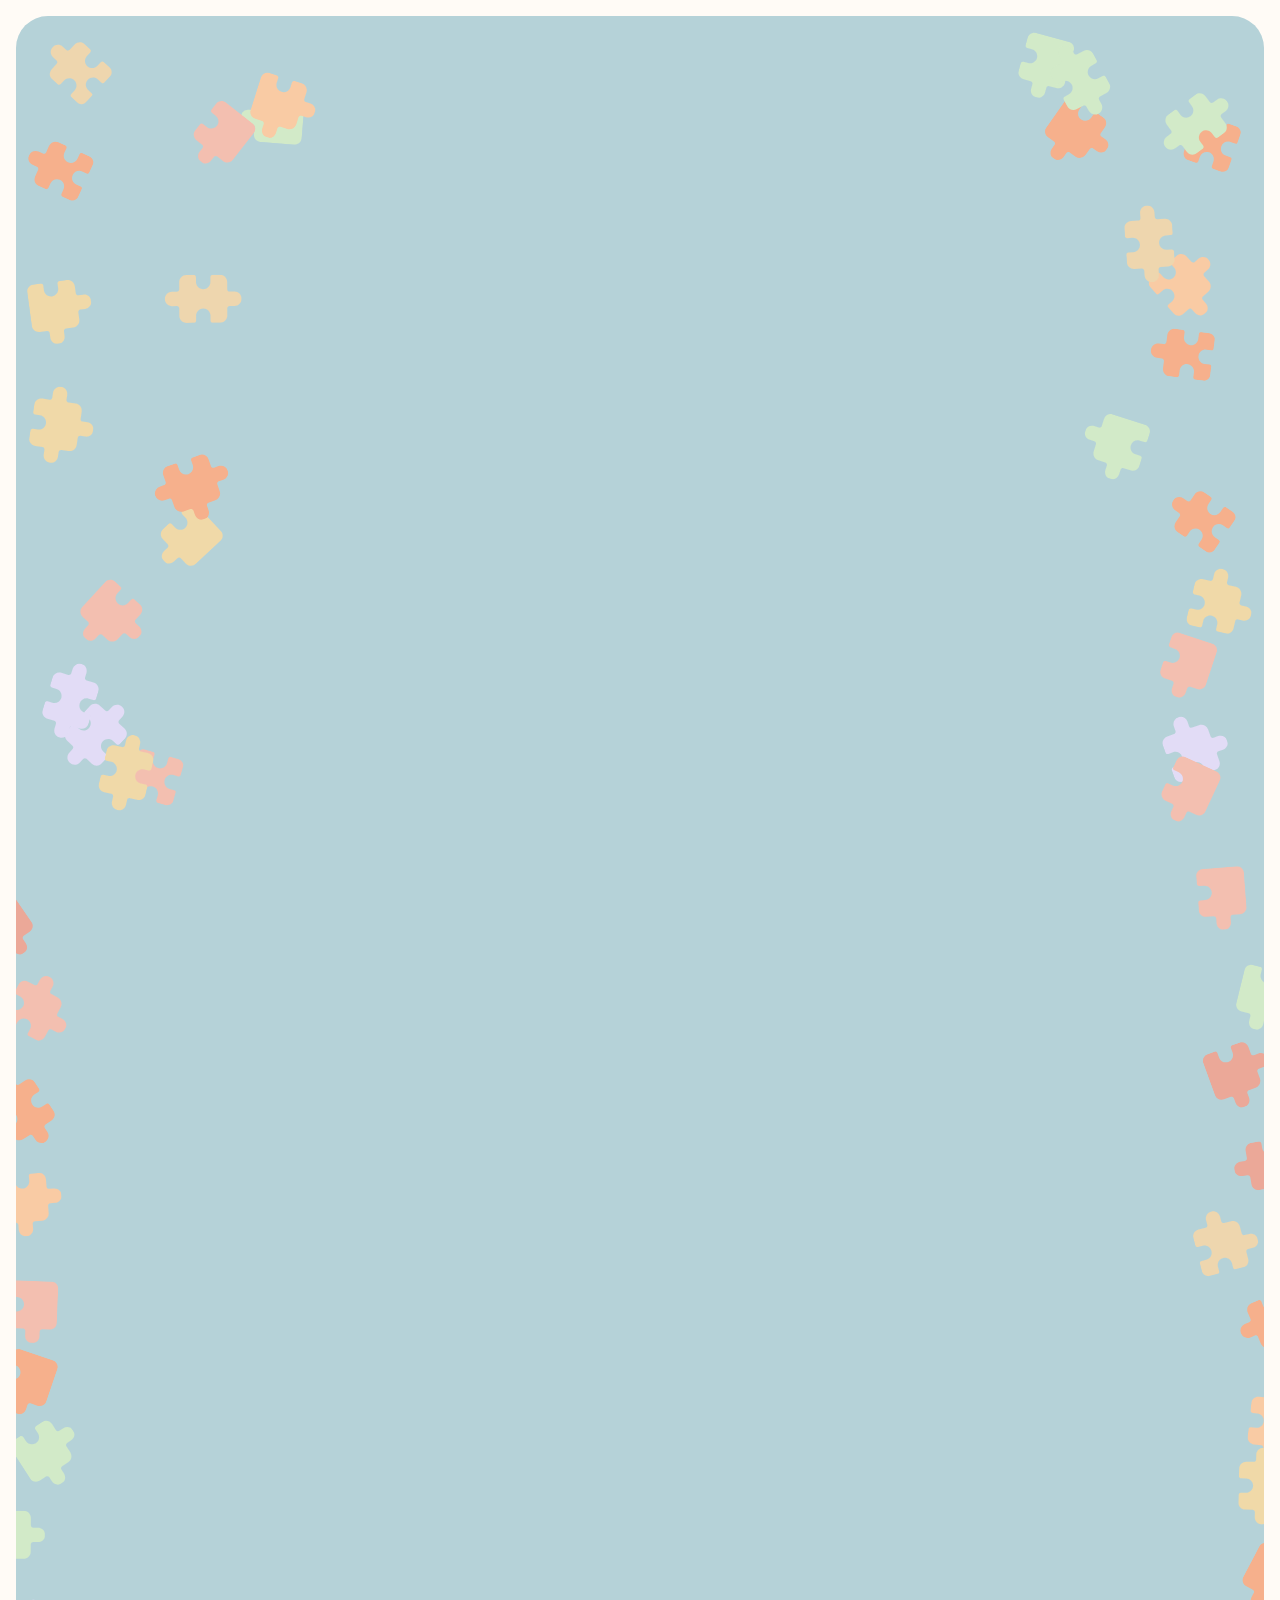
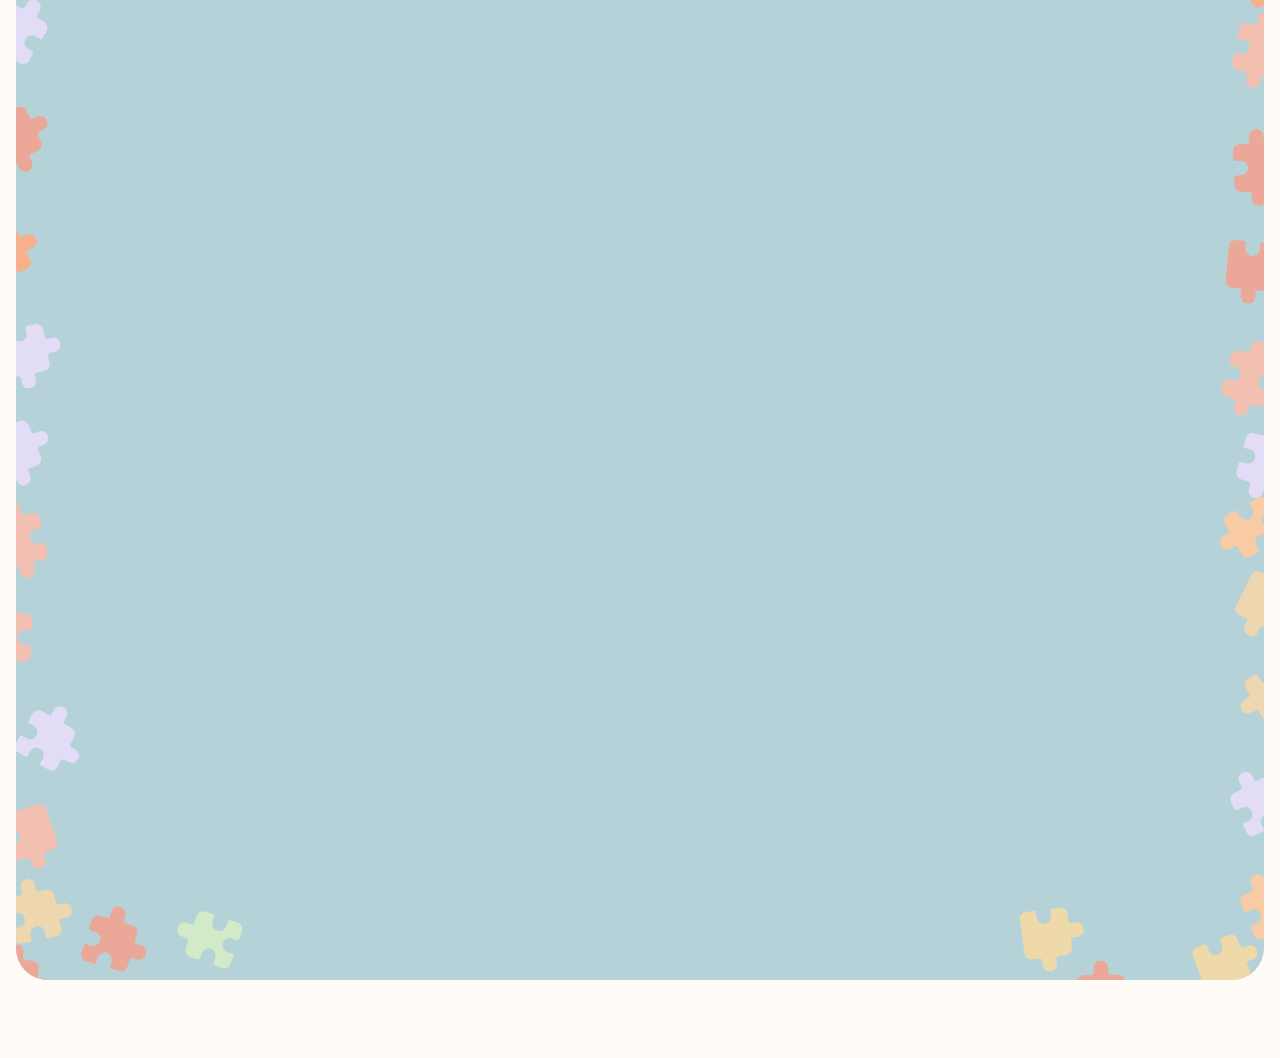
<file: index.html>
<!doctype html>
<html lang="en">
<head>
<meta charset="utf-8">
<meta name="viewport" content="width=device-width, initial-scale=1">
<title>Piecemates</title>
<meta name="description" content="Piecemates helps you keep track of every jigsaw puzzle you own, build and finish, all in one place. Available now on iPhone.">
<!-- Link previews (Messages, Slack, social). The picture is the Figma frame
     Website → Link preview (Zoë, Oct 29), exported at 1200 × 630. -->
<meta property="og:type" content="website">
<meta property="og:site_name" content="Piecemates">
<meta property="og:title" content="Piecemates">
<meta property="og:description" content="Piecemates helps you keep track of every jigsaw puzzle you own, build and finish, all in one place. Available now on iPhone.">
<meta property="og:url" content="https://piecemates.app/">
<meta property="og:image" content="https://piecemates.app/assets/og-image.jpg?v=1">
<meta property="og:image:width" content="1200">
<meta property="og:image:height" content="630">
<meta property="og:image:alt" content="Piecemates: the iPhone app for tracking your jigsaw puzzles. The Piecemates logo on paper, with puzzle pieces around the edges.">
<meta name="twitter:card" content="summary_large_image">
<link rel="stylesheet" href="assets/web.css?v=29">
<link rel="icon" href="/favicon.svg?v=5" type="image/svg+xml">
<link rel="icon" href="/favicon.ico?v=5" sizes="32x32">
<link rel="apple-touch-icon" href="/apple-touch-icon.png?v=4">
<script>
  // The opening (web.js) plays on the first visit to Home in a browser session,
  // and on a refresh. Coming back from another page shows the settled table.
  // Until the pieces land only the table and pieces show; the app screens then
  // wait for the first scroll. Reduce Motion, or no JavaScript: all visible.
  (function () {
    var root = document.documentElement;
    if (matchMedia("(prefers-reduced-motion: reduce)").matches) return;
    var nav = performance.getEntriesByType && performance.getEntriesByType("navigation")[0];
    var seen = false;
    try { seen = sessionStorage.getItem("pm-opening") === "seen"; sessionStorage.setItem("pm-opening", "seen"); } catch (e) {}
    if (seen && !(nav && nav.type === "reload")) return;
    root.classList.add("intro", "screens-wait");
    window.introSafety = setTimeout(function () { root.classList.remove("intro", "screens-wait"); }, 4000);
  })();
  // Home always opens at the top, so the opening is seen even after a refresh
  // further down (Zoë, Oct 28). Links to a spot on the page (#…) still go there.
  if ("scrollRestoration" in history && !location.hash) history.scrollRestoration = "manual";
</script>
</head>
<body>
<div class="table">
  <nav class="nav" aria-label="Main">
    <a class="brand" href="/"><img src="assets/logo.svg" alt="" width="30" height="32">Piecemates</a>
    <div class="nav-links"><a href="/support/">Support</a><a href="/privacy/">Privacy</a><a href="/terms/">Terms</a></div>
    <a class="button" href="https://apps.apple.com/app/id6824980814">Download on the App Store</a>
    <button class="menu-button" type="button" aria-label="Menu" aria-expanded="false" aria-controls="nav-menu"><svg class="icon-list" viewBox="0 0 256 256" width="24" height="24" fill="none" stroke="currentColor" stroke-width="16" stroke-linecap="round" aria-hidden="true"><line x1="40" y1="64" x2="216" y2="64"/><line x1="40" y1="128" x2="216" y2="128"/><line x1="40" y1="192" x2="216" y2="192"/></svg><svg class="icon-x" viewBox="0 0 256 256" width="24" height="24" fill="none" stroke="currentColor" stroke-width="16" stroke-linecap="round" aria-hidden="true"><line x1="200" y1="56" x2="56" y2="200"/><line x1="200" y1="200" x2="56" y2="56"/></svg></button>
    <!-- Phones (under 768): the links and Download on the App Store live in this menu (design, Oct 30, option B). -->
    <div class="nav-menu" id="nav-menu"><a href="/support/">Support</a><a href="/privacy/">Privacy</a><a href="/terms/">Terms</a><a class="button" href="https://apps.apple.com/app/id6824980814">Download on the App Store</a></div>
  </nav>

  <main>
    <section class="hero">
      <h1 class="hero-title">The missing<br class="phone-br"> piece to<br class="desktop-br"> your<br class="phone-br"> puzzle&nbsp;time.</h1>
      <p class="lead">Piecemates helps you keep track of every jigsaw puzzle you own, build and finish, all in one&nbsp;place.</p>
      <a class="button" href="https://apps.apple.com/app/id6824980814">Download on the App Store</a>
      <p class="meta-line">Available now on&nbsp;iPhone.</p>
    </section>

    <div class="screens">
      <div class="screens-row">
        <div class="phone side-left"><picture><source srcset="assets/screens/mypuzzles.avif?v=2" type="image/avif"><img src="assets/screens/mypuzzles.jpg?v=3" width="248" height="538" alt="My Puzzles in Piecemates: a list of puzzles with their brands, piece counts and progress."></picture></div>
        <div class="phone front"><picture><source srcset="assets/screens/home.avif?v=2" type="image/avif"><img src="assets/screens/home.jpg?v=3" width="322" height="698" alt="Home in Piecemates: Good evening, Igor, a rating card, the puzzles currently being built and the 2026 goal."></picture></div>
        <div class="phone side-right"><picture><source srcset="assets/screens/puzzle.avif?v=2" type="image/avif"><img src="assets/screens/puzzle.jpg?v=3" width="248" height="538" alt="A puzzle page in Piecemates: Harbor Lights at Dusk with its box photo and the build timer at 1:24:08."></picture></div>
      </div>
    </div>

    <div class="sections">
      <section class="section" aria-labelledby="features-title">
        <div class="section-head">
          <span class="dots left" aria-hidden="true"></span>
          <h2 class="section-title" id="features-title">Features</h2>
          <span class="dots right" aria-hidden="true"></span>
        </div>
        <div class="sheet-card">
          <ul class="features">
            <li class="feature">
              <span class="icon-circle" style="background: var(--piece-blush)"><svg viewBox="0 0 256 256" fill="none" stroke="currentColor" stroke-linecap="round" stroke-linejoin="round" stroke-width="16" aria-hidden="true"><polyline points="184 48 224 48 224 88"/><polyline points="72 208 32 208 32 168"/><polyline points="224 168 224 208 184 208"/><polyline points="32 88 32 48 72 48"/><line x1="80" y1="88" x2="80" y2="168"/><line x1="176" y1="88" x2="176" y2="168"/><line x1="144" y1="88" x2="144" y2="168"/><line x1="112" y1="88" x2="112" y2="168"/></svg></span>
              <div><h3>Scan or search</h3><p>Search by name or scan the barcode on the box to add a&nbsp;puzzle.</p></div>
            </li>
            <li class="feature">
              <span class="icon-circle" style="background: var(--piece-honey)"><svg viewBox="0 0 256 256" fill="none" stroke="currentColor" stroke-linecap="round" stroke-linejoin="round" stroke-width="16" aria-hidden="true"><circle cx="128" cy="136" r="88"/><line x1="128" y1="136" x2="168" y2="96"/><line x1="104" y1="16" x2="152" y2="16"/></svg></span>
              <div><h3>Time your builds</h3><p>See how long each puzzle takes, one session at a&nbsp;time.</p></div>
            </li>
            <li class="feature">
              <span class="icon-circle" style="background: var(--piece-sage)"><svg viewBox="0 0 256 256" fill="none" stroke="currentColor" stroke-linecap="round" stroke-linejoin="round" stroke-width="16" aria-hidden="true"><rect x="32" y="48" width="192" height="160" rx="8"/><circle cx="156" cy="100" r="12" fill="currentColor" stroke="none"/><path d="M147.31,164,173,138.34a8,8,0,0,1,11.31,0L224,178.06"/><path d="M32,168.69l54.34-54.35a8,8,0,0,1,11.32,0L191.31,208"/></svg></span>
              <div><h3>Log finished puzzles</h3><p>Remember your finished puzzles by adding a photo, ratings and&nbsp;notes.</p></div>
            </li>
          </ul>
        </div>
      </section>

      <section class="section" aria-labelledby="soon-title">
        <div class="section-head">
          <span class="dots left" aria-hidden="true"></span>
          <h2 class="section-title" id="soon-title">Coming soon</h2>
          <span class="dots right" aria-hidden="true"></span>
        </div>
        <div class="sheet-card">
          <ul class="features">
            <li class="feature">
              <span class="icon-circle" style="background: var(--piece-lavender)"><svg viewBox="0 0 256 256" fill="none" stroke="currentColor" stroke-linecap="round" stroke-linejoin="round" stroke-width="16" aria-hidden="true"><path d="M192,120a59.91,59.91,0,0,1,48,24"/><path d="M16,144a59.91,59.91,0,0,1,48-24"/><circle cx="128" cy="144" r="40"/><path d="M72,216a65,65,0,0,1,112,0"/><path d="M161,80a32,32,0,1,1,31,40"/><path d="M64,120A32,32,0,1,1,95,80"/></svg></span>
              <div><h3>Puzzle groups</h3><p>A shared space to browse each other’s collections and plan what to build&nbsp;next.</p></div>
            </li>
            <li class="feature">
              <span class="icon-circle" style="background: var(--piece-apricot)"><svg viewBox="0 0 256 256" fill="none" stroke="currentColor" stroke-linecap="round" stroke-linejoin="round" stroke-width="16" aria-hidden="true"><polyline points="176 144 208 176 176 208"/><line x1="48" y1="176" x2="208" y2="176"/><polyline points="80 112 48 80 80 48"/><line x1="208" y1="80" x2="48" y2="80"/></svg></span>
              <div><h3>Puzzle swaps</h3><p>Your group’s puzzles, passed around so you can try the ones your friends&nbsp;loved.</p></div>
            </li>
            <li class="feature">
              <span class="icon-circle" style="background: var(--piece-melon)"><svg viewBox="0 0 256 256" fill="none" stroke="currentColor" stroke-linecap="round" stroke-linejoin="round" stroke-width="16" aria-hidden="true"><line x1="40" y1="64" x2="216" y2="64"/><line x1="40" y1="128" x2="136" y2="128"/><line x1="40" y1="192" x2="136" y2="192"/><polygon points="240 160 176 200 176 120 240 160"/></svg></span>
              <div><h3>Waitlists</h3><p>A saved spot in line for a puzzle that’s still making the rounds in your&nbsp;group.</p></div>
            </li>
          </ul>
        </div>
      </section>
    </div>

    <section class="closing">
      <h2>Help shape<br class="phone-br"> Piecemates&nbsp;today!</h2>
      <a class="button" href="https://apps.apple.com/app/id6824980814">Download on the App Store</a>
      <p class="meta-line">Available now on&nbsp;iPhone.</p>
    </section>
  </main>
</div>

<footer class="footer">
  <p><span class="group">© 2026 Zoë Morken ·</span> <span class="group"><a href="mailto:piecematesapp@gmail.com">piecematesapp@gmail.com</a> ·</span> <span class="group"><a href="/support/">Support</a> · <a href="/privacy/">Privacy Policy</a> · <a href="/terms/">Terms of Service</a></span><a class="instagram" href="https://www.instagram.com/piecematesapp/" target="_blank" rel="noopener" aria-label="Piecemates on Instagram"><svg viewBox="0 0 256 256" width="20" height="20" fill="none" stroke="currentColor" stroke-width="19.2" aria-hidden="true"><circle cx="128" cy="128" r="40" stroke-miterlimit="10"/><rect x="32" y="32" width="192" height="192" rx="48" stroke-linecap="round" stroke-linejoin="round"/><circle cx="180" cy="76" r="12" fill="currentColor" stroke="none"/></svg></a></p>
</footer>

<script src="assets/web.js?v=28"></script>
</body>
</html>
</file>
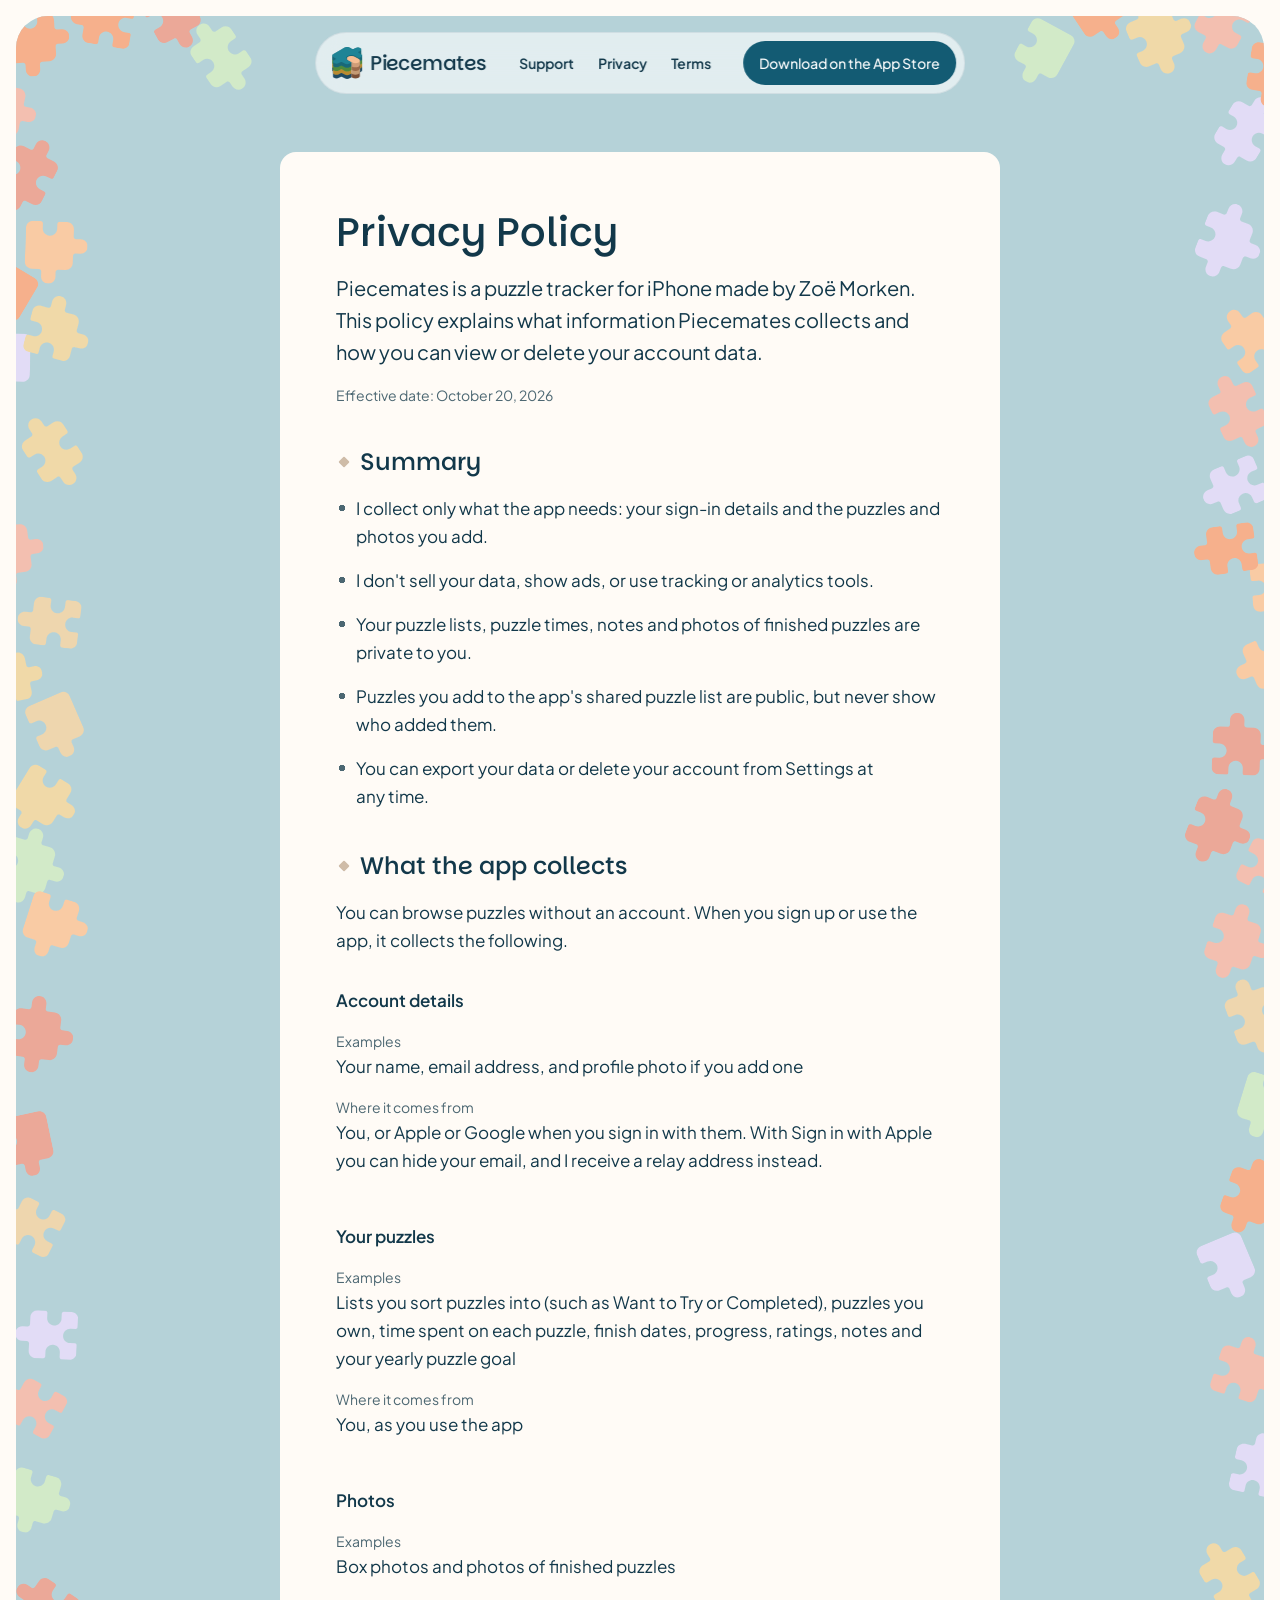
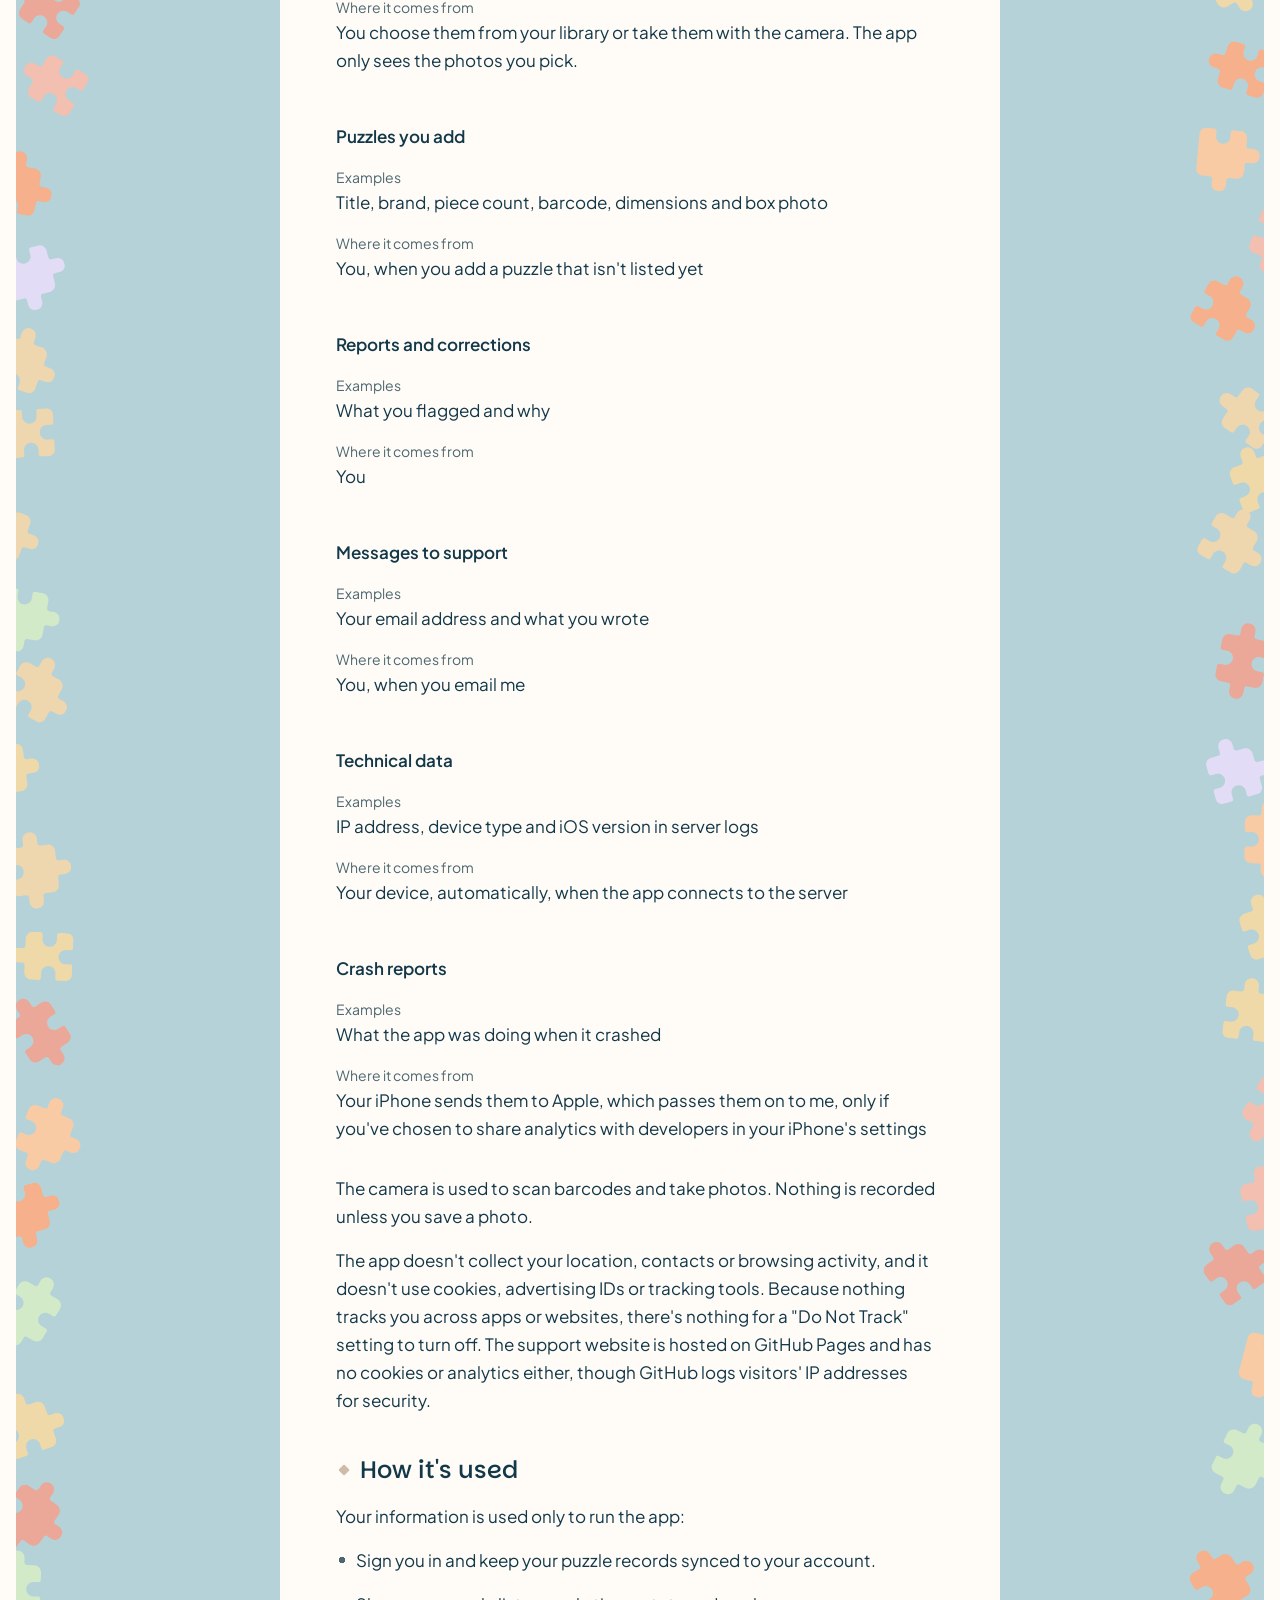
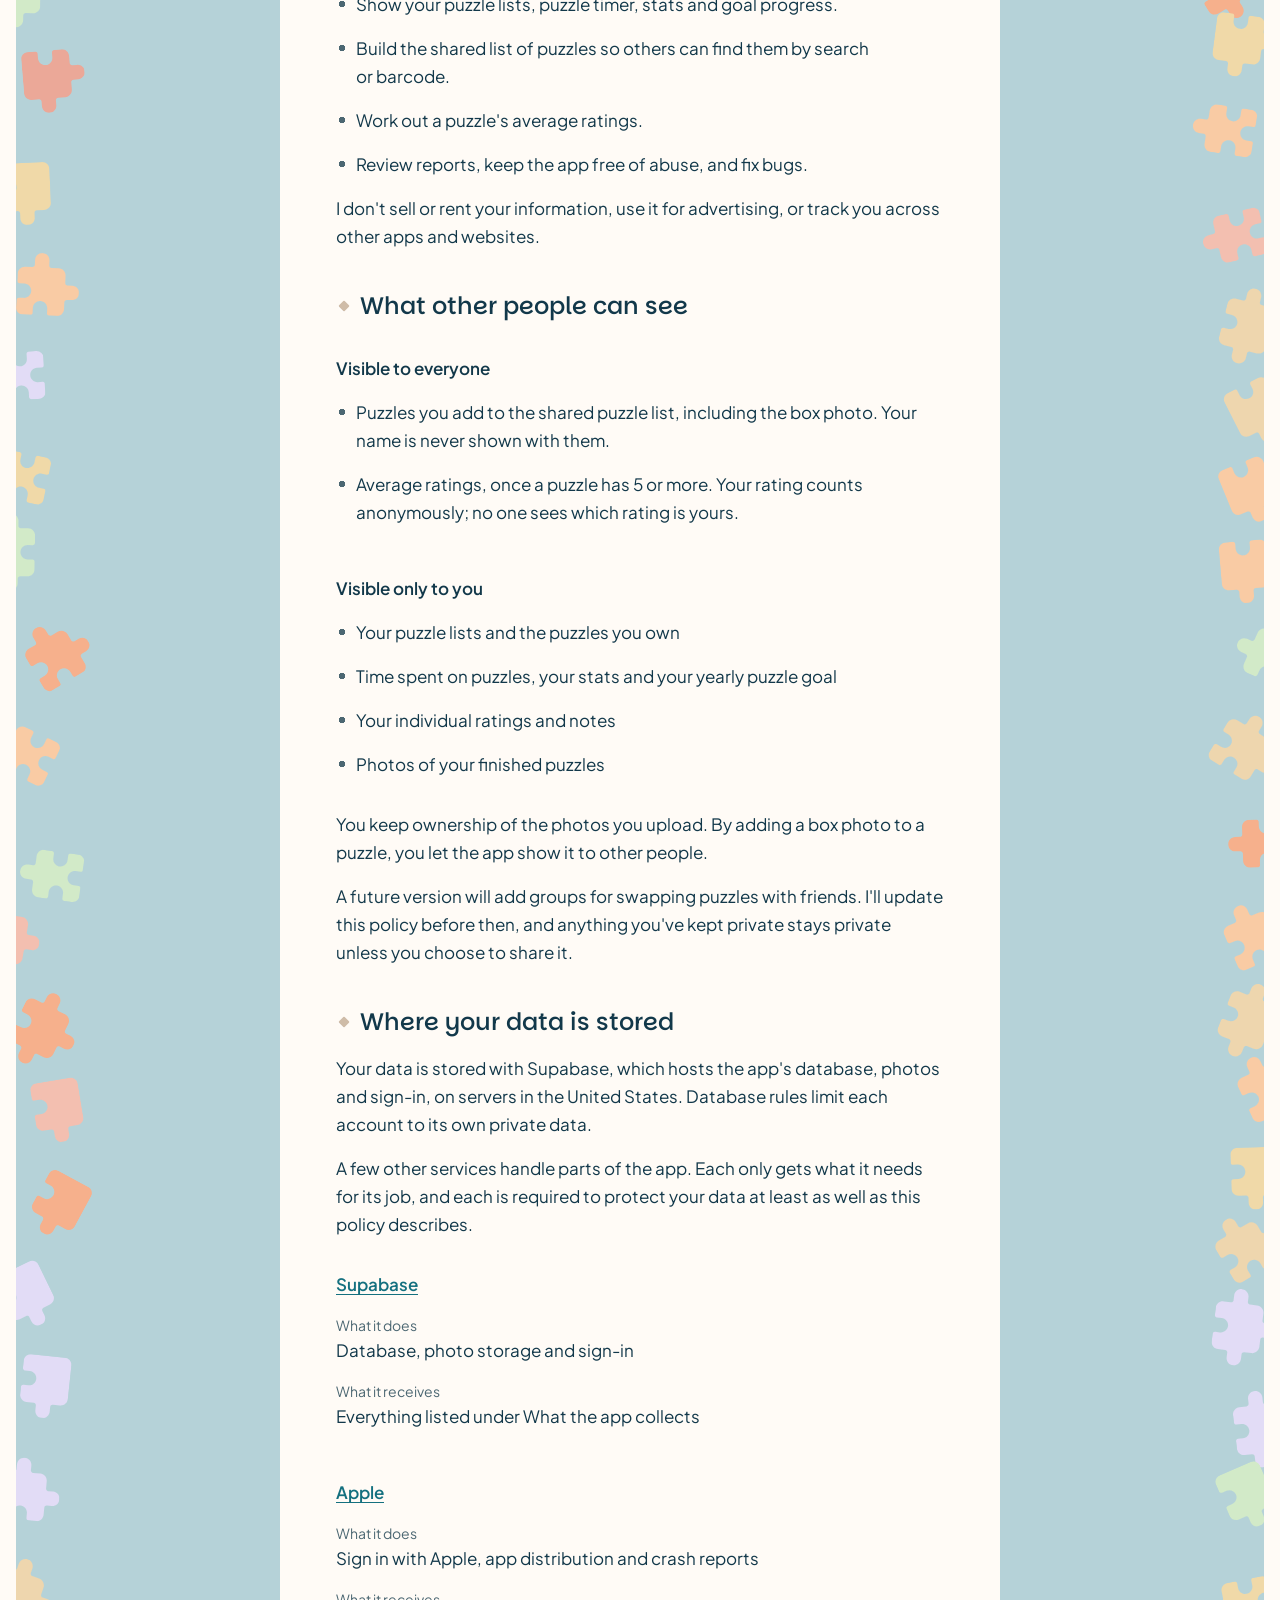
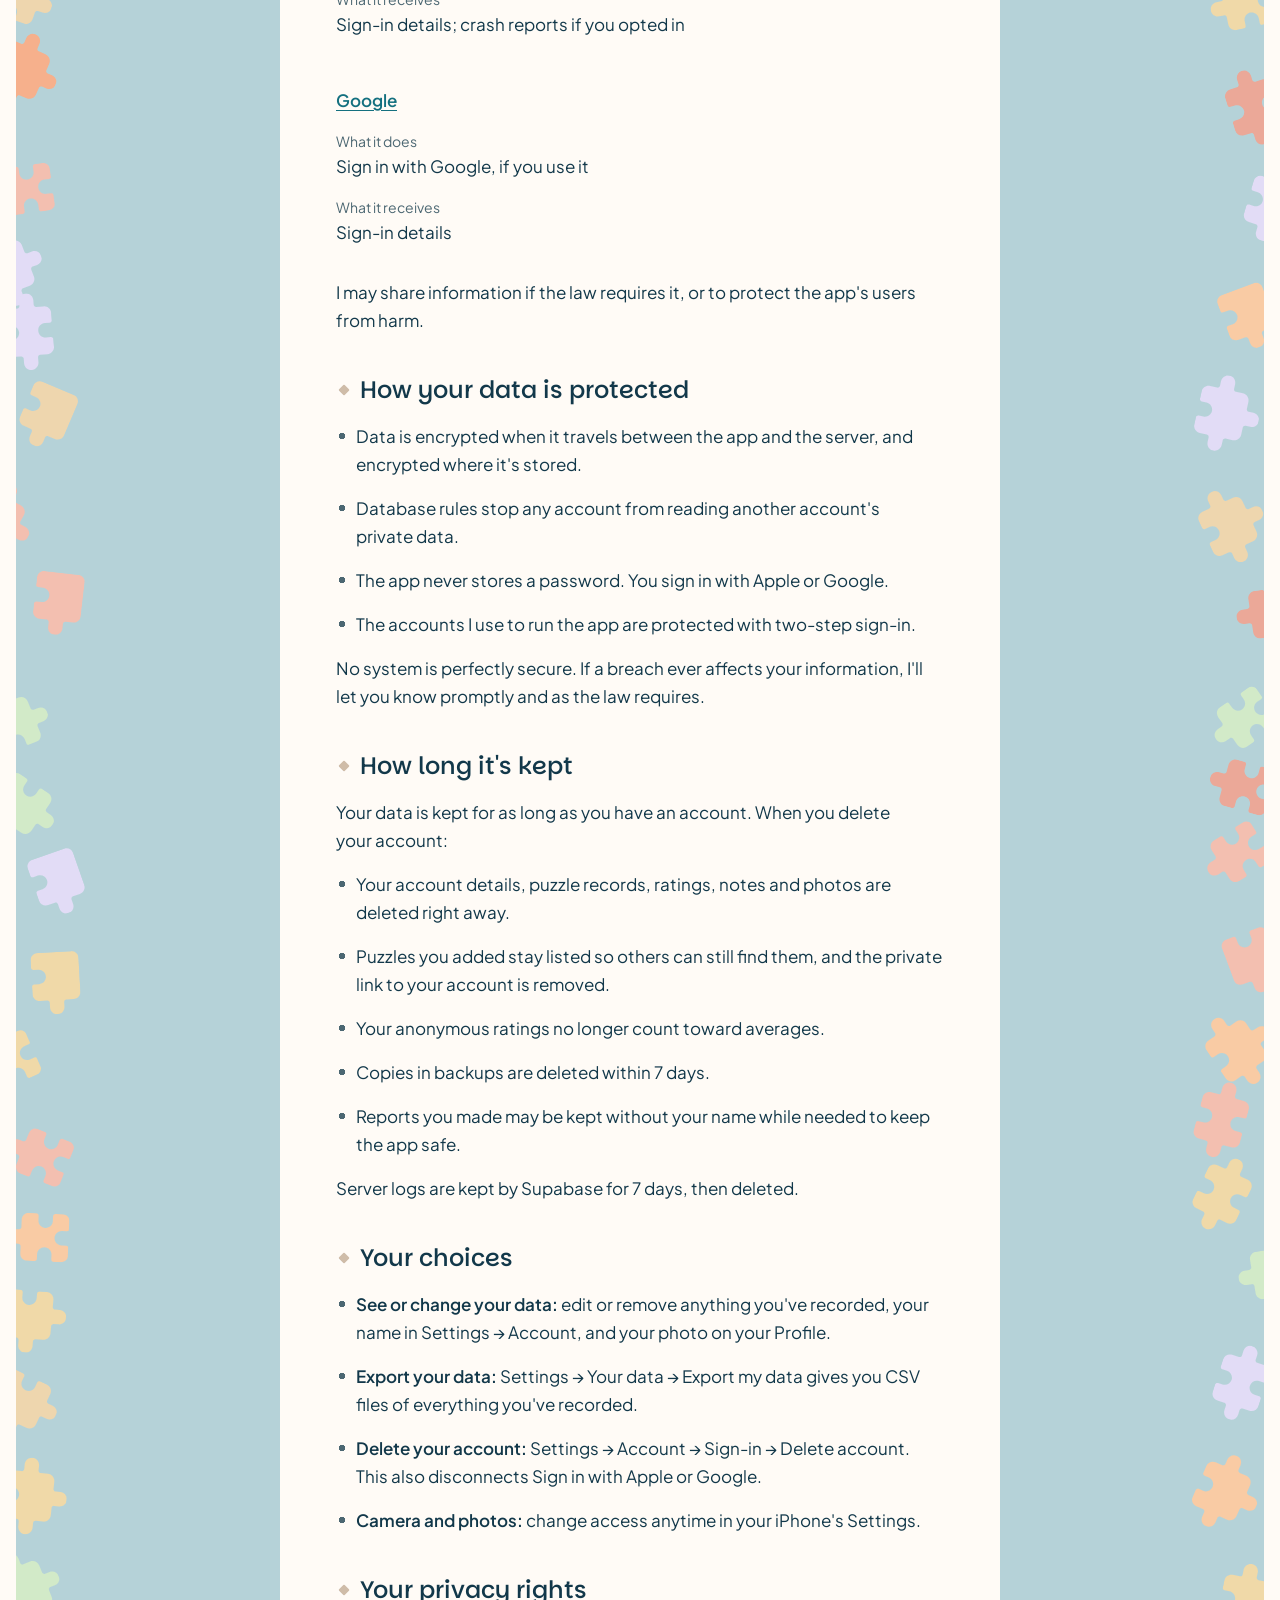
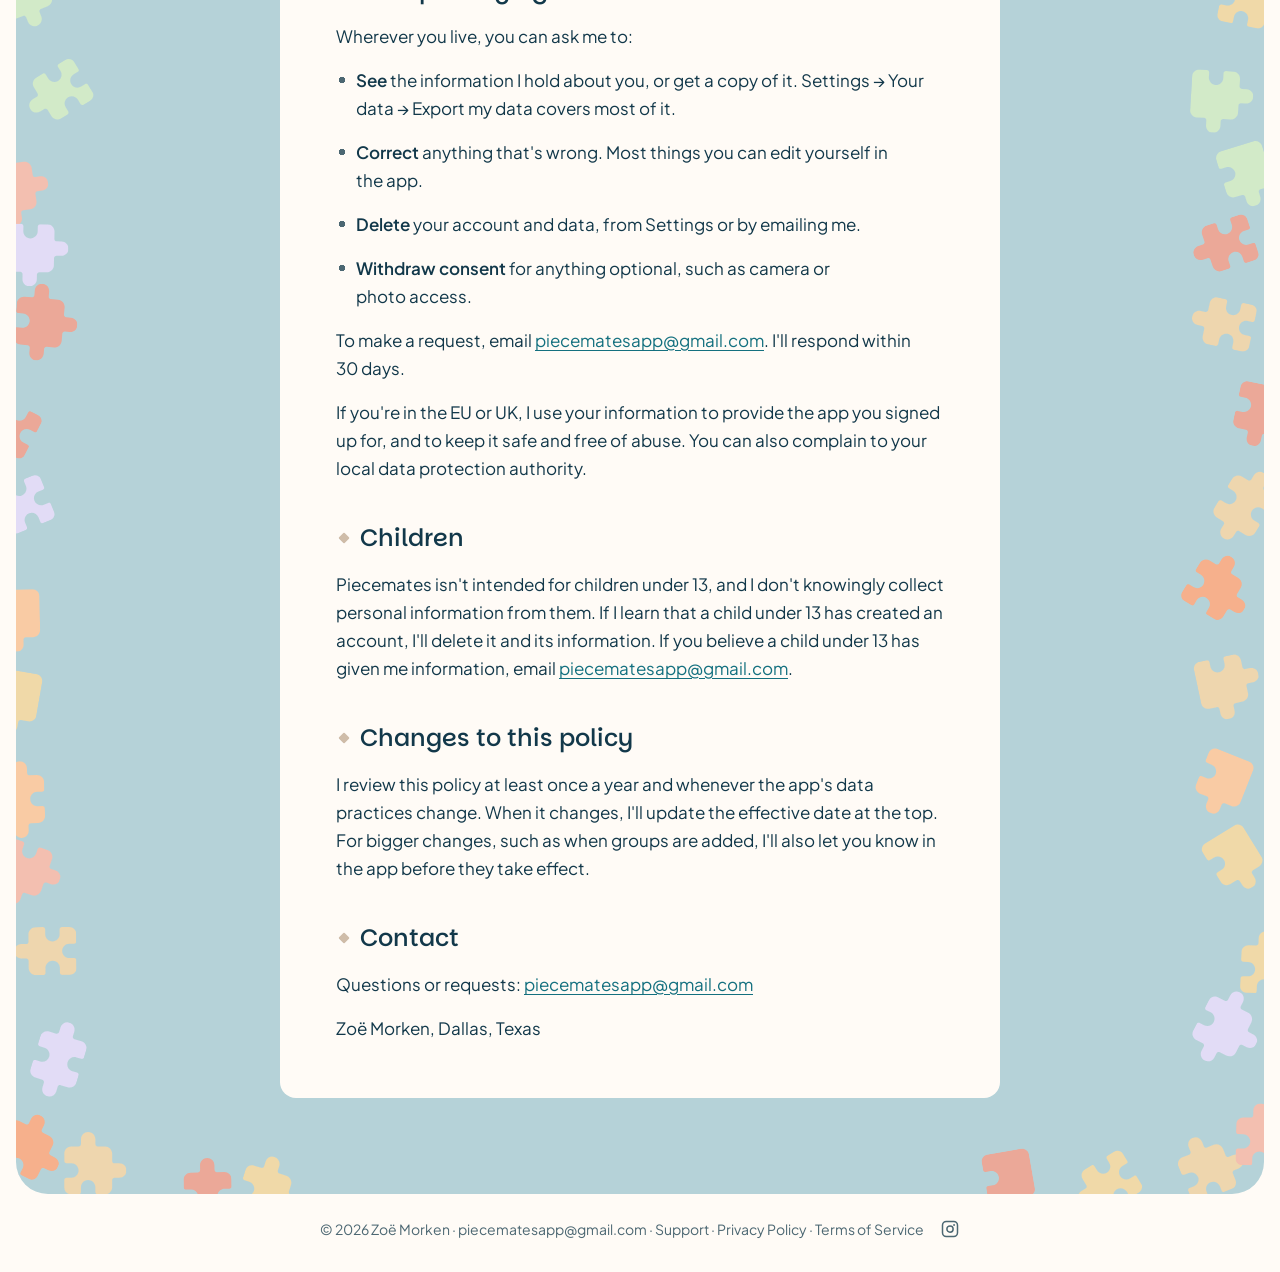
<file: privacy/index.html>
<!doctype html>
<html lang="en">
<head>
<meta charset="utf-8">
<meta name="viewport" content="width=device-width, initial-scale=1">
<title>Privacy Policy · Piecemates</title>
<meta name="description" content="Privacy Policy for Piecemates, the puzzle tracker for iPhone.">
<!-- Link previews (Messages, Slack, social). The picture is the Figma frame
     Website → Link preview (Zoë, Oct 29), exported at 1200 × 630. -->
<meta property="og:type" content="website">
<meta property="og:site_name" content="Piecemates">
<meta property="og:title" content="Privacy Policy · Piecemates">
<meta property="og:description" content="Privacy Policy for Piecemates, the puzzle tracker for iPhone.">
<meta property="og:url" content="https://piecemates.app/privacy/">
<meta property="og:image" content="https://piecemates.app/assets/og-image.jpg?v=1">
<meta property="og:image:width" content="1200">
<meta property="og:image:height" content="630">
<meta property="og:image:alt" content="Piecemates: the iPhone app for tracking your jigsaw puzzles. The Piecemates logo on paper, with puzzle pieces around the edges.">
<meta name="twitter:card" content="summary_large_image">
<link rel="stylesheet" href="../assets/web.css?v=29">
<link rel="icon" href="/favicon.svg?v=5" type="image/svg+xml">
<link rel="icon" href="/favicon.ico?v=5" sizes="32x32">
<link rel="apple-touch-icon" href="/apple-touch-icon.png?v=4">
<script>
  // Pages always open at the top after a refresh (Zoë, Oct 28). Links to a
  // spot on the page (#…) still go there.
  if ("scrollRestoration" in history && !location.hash) history.scrollRestoration = "manual";
  // The sheet fades in and rises 8 on every load (handoff, Oct 29 10:24).
  if (!matchMedia("(prefers-reduced-motion: reduce)").matches) document.documentElement.classList.add("arrive");
</script>
</head>
<body>
<div class="table text-page">
  <nav class="nav" aria-label="Main">
    <a class="brand" href="/"><img src="../assets/logo.svg" alt="" width="30" height="32">Piecemates</a>
    <div class="nav-links"><a href="/support/">Support</a><a href="/privacy/" aria-current="page">Privacy</a><a href="/terms/">Terms</a></div>
    <a class="button" href="https://apps.apple.com/app/id6824980814">Download on the App Store</a>
    <button class="menu-button" type="button" aria-label="Menu" aria-expanded="false" aria-controls="nav-menu"><svg class="icon-list" viewBox="0 0 256 256" width="24" height="24" fill="none" stroke="currentColor" stroke-width="16" stroke-linecap="round" aria-hidden="true"><line x1="40" y1="64" x2="216" y2="64"/><line x1="40" y1="128" x2="216" y2="128"/><line x1="40" y1="192" x2="216" y2="192"/></svg><svg class="icon-x" viewBox="0 0 256 256" width="24" height="24" fill="none" stroke="currentColor" stroke-width="16" stroke-linecap="round" aria-hidden="true"><line x1="200" y1="56" x2="56" y2="200"/><line x1="200" y1="200" x2="56" y2="56"/></svg></button>
    <!-- Phones (under 768): the links and Download on the App Store live in this menu (design, Oct 30, option B). -->
    <div class="nav-menu" id="nav-menu"><a href="/support/">Support</a><a href="/privacy/" aria-current="page">Privacy</a><a href="/terms/">Terms</a><a class="button" href="https://apps.apple.com/app/id6824980814">Download on the App Store</a></div>
  </nav>

  <main class="sheet">
    <h1>Privacy Policy</h1>
    <p class="lead">Piecemates is a puzzle tracker for iPhone made by Zoë Morken. This policy explains what information Piecemates collects and how you can view or delete your account data.</p>
    <p class="meta">Effective date: October 20, 2026</p>

    <h2>Summary</h2>
    <ul>
      <li>I collect only what the app needs: your sign-in details and the puzzles and photos you add.</li>
      <li>I don't sell your data, show ads, or use tracking or analytics tools.</li>
      <li>Your puzzle lists, puzzle times, notes and photos of finished puzzles are private to you.</li>
      <li>Puzzles you add to the app's shared puzzle list are public, but never show who added them.</li>
      <li>You can export your data or delete your account from Settings at any time.</li>
    </ul>

    <h2>What the app collects</h2>
    <p>You can browse puzzles without an account. When you sign up or use the app, it collects the following.</p>
    <div class="row">
      <h3>Account details</h3>
      <div><p class="label">Examples</p><p>Your name, email address, and profile photo if you add one</p></div>
      <div><p class="label">Where it comes from</p><p>You, or Apple or Google when you sign in with them. With Sign in with Apple you can hide your email, and I receive a relay address instead.</p></div>
    </div>
    <div class="row">
      <h3>Your puzzles</h3>
      <div><p class="label">Examples</p><p>Lists you sort puzzles into (such as Want to Try or Completed), puzzles you own, time spent on each puzzle, finish dates, progress, ratings, notes and your yearly puzzle goal</p></div>
      <div><p class="label">Where it comes from</p><p>You, as you use the app</p></div>
    </div>
    <div class="row">
      <h3>Photos</h3>
      <div><p class="label">Examples</p><p>Box photos and photos of finished puzzles</p></div>
      <div><p class="label">Where it comes from</p><p>You choose them from your library or take them with the camera. The app only sees the photos you pick.</p></div>
    </div>
    <div class="row">
      <h3>Puzzles you add</h3>
      <div><p class="label">Examples</p><p>Title, brand, piece count, barcode, dimensions and box photo</p></div>
      <div><p class="label">Where it comes from</p><p>You, when you add a puzzle that isn't listed yet</p></div>
    </div>
    <div class="row">
      <h3>Reports and corrections</h3>
      <div><p class="label">Examples</p><p>What you flagged and why</p></div>
      <div><p class="label">Where it comes from</p><p>You</p></div>
    </div>
    <div class="row">
      <h3>Messages to support</h3>
      <div><p class="label">Examples</p><p>Your email address and what you wrote</p></div>
      <div><p class="label">Where it comes from</p><p>You, when you email me</p></div>
    </div>
    <div class="row">
      <h3>Technical data</h3>
      <div><p class="label">Examples</p><p>IP address, device type and iOS version in server logs</p></div>
      <div><p class="label">Where it comes from</p><p>Your device, automatically, when the app connects to the server</p></div>
    </div>
    <div class="row">
      <h3>Crash reports</h3>
      <div><p class="label">Examples</p><p>What the app was doing when it crashed</p></div>
      <div><p class="label">Where it comes from</p><p>Your iPhone sends them to Apple, which passes them on to me, only if you've chosen to share analytics with developers in your iPhone's settings</p></div>
    </div>
    <p>The camera is used to scan barcodes and take photos. Nothing is recorded unless you save a photo.</p>
    <p>The app doesn't collect your location, contacts or browsing activity, and it doesn't use cookies, advertising IDs or tracking tools. Because nothing tracks you across apps or websites, there's nothing for a "Do Not Track" setting to turn off. The support website is hosted on GitHub Pages and has no cookies or analytics either, though GitHub logs visitors' IP addresses for security.</p>

    <h2>How it's used</h2>
    <p>Your information is used only to run the app:</p>
    <ul>
      <li>Sign you in and keep your puzzle records synced to your account.</li>
      <li>Show your puzzle lists, puzzle timer, stats and goal progress.</li>
      <li>Build the shared list of puzzles so others can find them by search or barcode.</li>
      <li>Work out a puzzle's average ratings.</li>
      <li>Review reports, keep the app free of abuse, and fix bugs.</li>
    </ul>
    <p>I don't sell or rent your information, use it for advertising, or track you across other apps and websites.</p>

    <h2>What other people can see</h2>
    <div class="row">
      <h3>Visible to everyone</h3>
      <ul>
          <li>Puzzles you add to the shared puzzle list, including the box photo. Your name is never shown with them.</li>
          <li>Average ratings, once a puzzle has 5 or more. Your rating counts anonymously; no one sees which rating is yours.</li>
      </ul>
    </div>
    <div class="row">
      <h3>Visible only to you</h3>
      <ul>
          <li>Your puzzle lists and the puzzles you own</li>
          <li>Time spent on puzzles, your stats and your yearly puzzle goal</li>
          <li>Your individual ratings and notes</li>
          <li>Photos of your finished puzzles</li>
      </ul>
    </div>
    <p>You keep ownership of the photos you upload. By adding a box photo to a puzzle, you let the app show it to other people.</p>
    <p>A future version will add groups for swapping puzzles with friends. I'll update this policy before then, and anything you've kept private stays private unless you choose to share it.</p>

    <h2>Where your data is stored</h2>
    <p>Your data is stored with Supabase, which hosts the app's database, photos and sign-in, on servers in the United States. Database rules limit each account to its own private data.</p>
    <p>A few other services handle parts of the app. Each only gets what it needs for its job, and each is required to protect your data at least as well as this policy describes.</p>
    <div class="row">
      <h3><a href="https://supabase.com/privacy">Supabase</a></h3>
      <div><p class="label">What it does</p><p>Database, photo storage and&nbsp;sign-in</p></div>
      <div><p class="label">What it receives</p><p>Everything listed under What the app collects</p></div>
    </div>
    <div class="row">
      <h3><a href="https://www.apple.com/legal/privacy/">Apple</a></h3>
      <div><p class="label">What it does</p><p>Sign in with Apple, app distribution and crash reports</p></div>
      <div><p class="label">What it receives</p><p>Sign-in details; crash reports if you opted in</p></div>
    </div>
    <div class="row">
      <h3><a href="https://policies.google.com/privacy">Google</a></h3>
      <div><p class="label">What it does</p><p>Sign in with Google, if you use it</p></div>
      <div><p class="label">What it receives</p><p>Sign-in details</p></div>
    </div>
    <p>I may share information if the law requires it, or to protect the app's users from harm.</p>

    <h2>How your data is protected</h2>
    <ul>
      <li>Data is encrypted when it travels between the app and the server, and encrypted where it's stored.</li>
      <li>Database rules stop any account from reading another account's private data.</li>
      <li>The app never stores a password. You sign in with Apple or Google.</li>
      <li>The accounts I use to run the app are protected with two-step sign-in.</li>
    </ul>
    <p>No system is perfectly secure. If a breach ever affects your information, I'll let you know promptly and as the law requires.</p>

    <h2>How long it's kept</h2>
    <p>Your data is kept for as long as you have an account. When you delete your account:</p>
    <ul>
      <li>Your account details, puzzle records, ratings, notes and photos are deleted right away.</li>
      <li>Puzzles you added stay listed so others can still find them, and the private link to your account is removed.</li>
      <li>Your anonymous ratings no longer count toward averages.</li>
      <li>Copies in backups are deleted within 7 days.</li>
      <li>Reports you made may be kept without your name while needed to keep the app safe.</li>
    </ul>
    <p>Server logs are kept by Supabase for 7 days, then deleted.</p>

    <h2>Your choices</h2>
    <ul>
      <li><strong>See or change your data:</strong> edit or remove anything you've recorded, your name in Settings → Account, and your photo on your Profile.</li>
      <li><strong>Export your data:</strong> Settings → Your data → Export my data gives you CSV files of everything you've recorded.</li>
      <li><strong>Delete your account:</strong> Settings → Account → Sign-in → Delete account. This also disconnects Sign in with Apple or Google.</li>
      <li><strong>Camera and photos:</strong> change access anytime in your iPhone's Settings.</li>
    </ul>

    <h2>Your privacy rights</h2>
    <p>Wherever you live, you can ask me to:</p>
    <ul>
      <li><strong>See</strong> the information I hold about you, or get a copy of it. Settings → Your data → Export my data covers most of it.</li>
      <li><strong>Correct</strong> anything that's wrong. Most things you can edit yourself in the app.</li>
      <li><strong>Delete</strong> your account and data, from Settings or by emailing me.</li>
      <li><strong>Withdraw consent</strong> for anything optional, such as camera or photo access.</li>
    </ul>
    <p>To make a request, email <a href="mailto:piecematesapp@gmail.com">piecematesapp@gmail.com</a>. I'll respond within 30 days.</p>
    <p>If you're in the EU or UK, I use your information to provide the app you signed up for, and to keep it safe and free of abuse. You can also complain to your local data protection authority.</p>

    <h2>Children</h2>
    <p>Piecemates isn't intended for children under 13, and I don't knowingly collect personal information from them. If I learn that a child under 13 has created an account, I'll delete it and its information. If you believe a child under 13 has given me information, email <a href="mailto:piecematesapp@gmail.com">piecematesapp@gmail.com</a>.</p>

    <h2>Changes to this policy</h2>
    <p>I review this policy at least once a year and whenever the app's data practices change. When it changes, I'll update the effective date at the top. For bigger changes, such as when groups are added, I'll also let you know in the app before they take effect.</p>

    <h2>Contact</h2>
    <p>Questions or requests: <a href="mailto:piecematesapp@gmail.com">piecematesapp@gmail.com</a></p>
    <p>Zoë Morken, Dallas, Texas</p>
  </main>
</div>

<footer class="footer">
  <p><span class="group">© 2026 Zoë Morken ·</span> <span class="group"><a href="mailto:piecematesapp@gmail.com">piecematesapp@gmail.com</a> ·</span> <span class="group"><a href="/support/">Support</a> · <a href="/privacy/">Privacy Policy</a> · <a href="/terms/">Terms of Service</a></span><a class="instagram" href="https://www.instagram.com/piecematesapp/" target="_blank" rel="noopener" aria-label="Piecemates on Instagram"><svg viewBox="0 0 256 256" width="20" height="20" fill="none" stroke="currentColor" stroke-width="19.2" aria-hidden="true"><circle cx="128" cy="128" r="40" stroke-miterlimit="10"/><rect x="32" y="32" width="192" height="192" rx="48" stroke-linecap="round" stroke-linejoin="round"/><circle cx="180" cy="76" r="12" fill="currentColor" stroke="none"/></svg></a></p>
</footer>

<script src="../assets/web.js?v=28"></script>
</body>
</html>
</file>
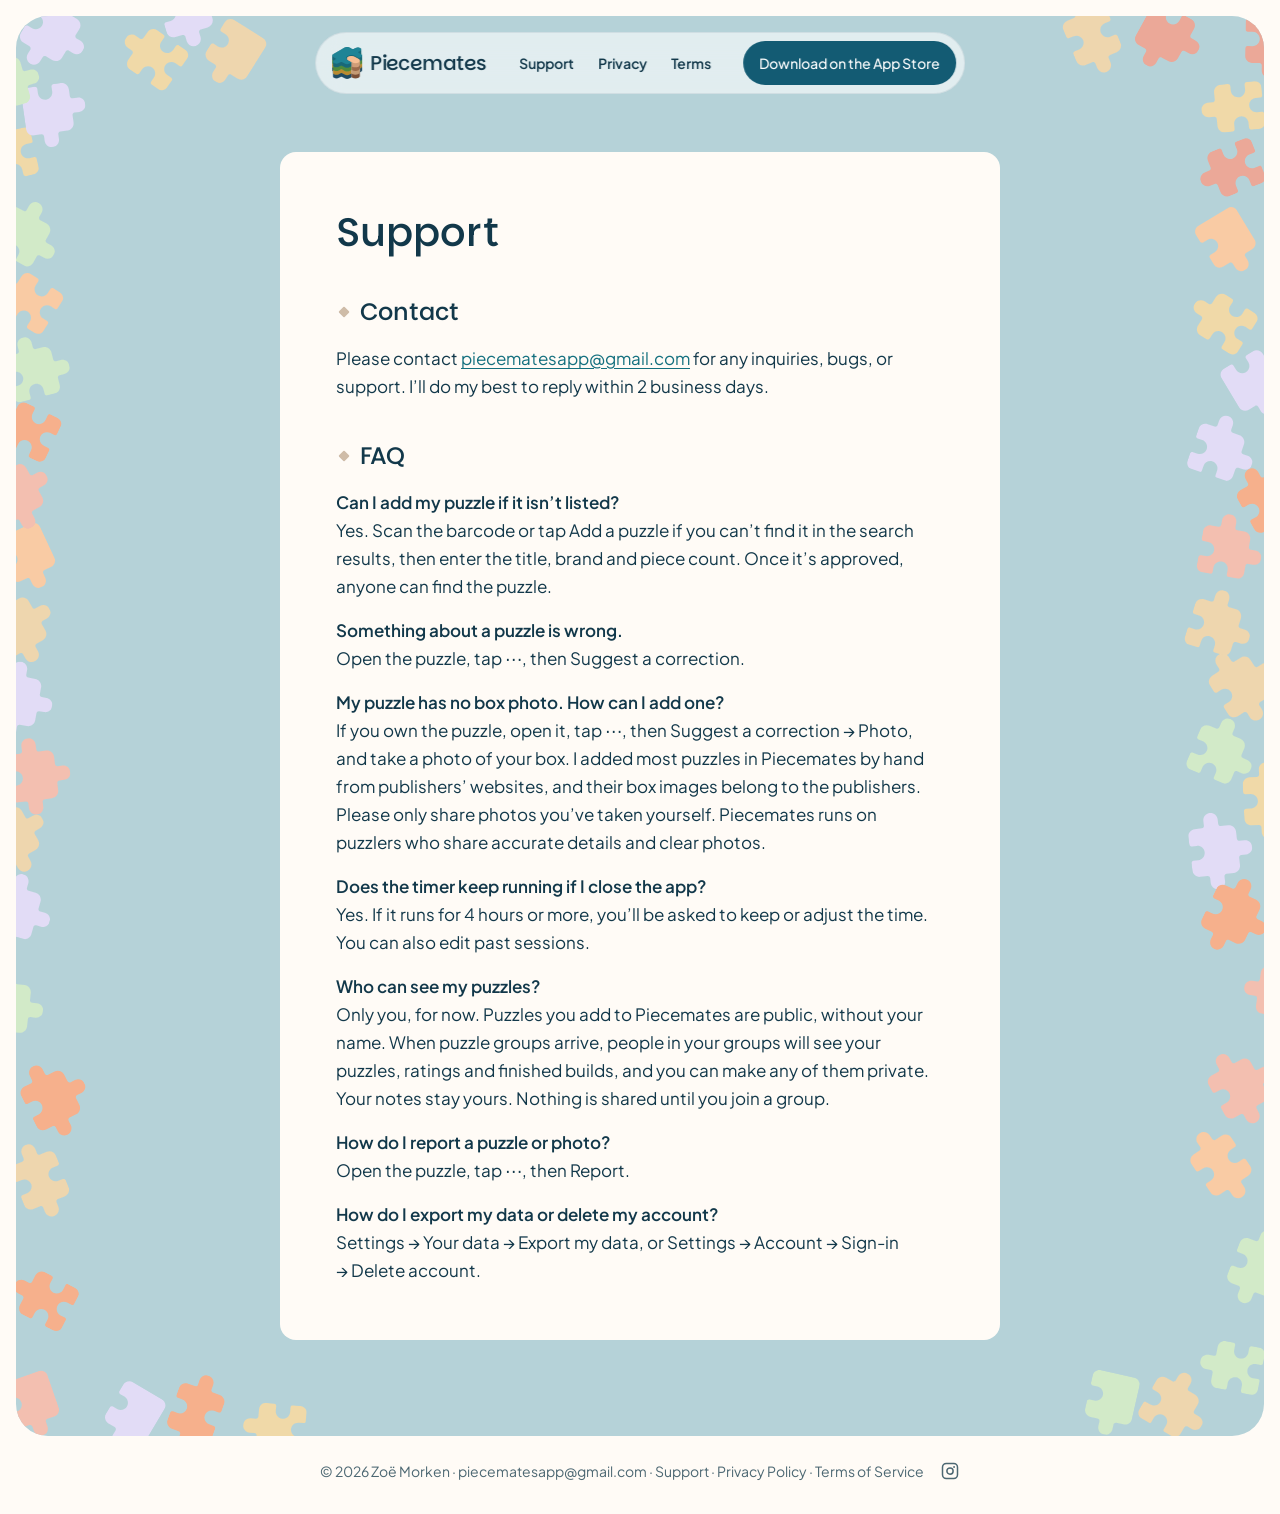
<file: support/index.html>
<!doctype html>
<html lang="en">
<head>
<meta charset="utf-8">
<meta name="viewport" content="width=device-width, initial-scale=1">
<title>Support · Piecemates</title>
<meta name="description" content="Help and contact for Piecemates, the puzzle companion for iPhone.">
<!-- Link previews (Messages, Slack, social). The picture is the Figma frame
     Website → Link preview (Zoë, Oct 29), exported at 1200 × 630. -->
<meta property="og:type" content="website">
<meta property="og:site_name" content="Piecemates">
<meta property="og:title" content="Support · Piecemates">
<meta property="og:description" content="Help and contact for Piecemates, the puzzle companion for iPhone.">
<meta property="og:url" content="https://piecemates.app/support/">
<meta property="og:image" content="https://piecemates.app/assets/og-image.jpg?v=1">
<meta property="og:image:width" content="1200">
<meta property="og:image:height" content="630">
<meta property="og:image:alt" content="Piecemates: the iPhone app for tracking your jigsaw puzzles. The Piecemates logo on paper, with puzzle pieces around the edges.">
<meta name="twitter:card" content="summary_large_image">
<link rel="stylesheet" href="../assets/web.css?v=29">
<link rel="icon" href="/favicon.svg?v=5" type="image/svg+xml">
<link rel="icon" href="/favicon.ico?v=5" sizes="32x32">
<link rel="apple-touch-icon" href="/apple-touch-icon.png?v=4">
<script>
  // Pages always open at the top after a refresh (Zoë, Oct 28). Links to a
  // spot on the page (#…) still go there.
  if ("scrollRestoration" in history && !location.hash) history.scrollRestoration = "manual";
  // The sheet fades in and rises 8 on every load (handoff, Oct 29 10:24).
  if (!matchMedia("(prefers-reduced-motion: reduce)").matches) document.documentElement.classList.add("arrive");
</script>
</head>
<body>
<div class="table text-page">
  <nav class="nav" aria-label="Main">
    <a class="brand" href="/"><img src="../assets/logo.svg" alt="" width="30" height="32">Piecemates</a>
    <div class="nav-links"><a href="/support/" aria-current="page">Support</a><a href="/privacy/">Privacy</a><a href="/terms/">Terms</a></div>
    <a class="button" href="https://apps.apple.com/app/id6824980814">Download on the App Store</a>
    <button class="menu-button" type="button" aria-label="Menu" aria-expanded="false" aria-controls="nav-menu"><svg class="icon-list" viewBox="0 0 256 256" width="24" height="24" fill="none" stroke="currentColor" stroke-width="16" stroke-linecap="round" aria-hidden="true"><line x1="40" y1="64" x2="216" y2="64"/><line x1="40" y1="128" x2="216" y2="128"/><line x1="40" y1="192" x2="216" y2="192"/></svg><svg class="icon-x" viewBox="0 0 256 256" width="24" height="24" fill="none" stroke="currentColor" stroke-width="16" stroke-linecap="round" aria-hidden="true"><line x1="200" y1="56" x2="56" y2="200"/><line x1="200" y1="200" x2="56" y2="56"/></svg></button>
    <!-- Phones (under 768): the links and Download on the App Store live in this menu (design, Oct 30, option B). -->
    <div class="nav-menu" id="nav-menu"><a href="/support/" aria-current="page">Support</a><a href="/privacy/">Privacy</a><a href="/terms/">Terms</a><a class="button" href="https://apps.apple.com/app/id6824980814">Download on the App Store</a></div>
  </nav>

  <main class="sheet">
    <h1>Support</h1>

    <h2>Contact</h2>
    <p>Please contact <a href="mailto:piecematesapp@gmail.com">piecematesapp@gmail.com</a> for any inquiries, bugs, or support. I’ll do my best to reply within 2 business&nbsp;days.</p>

    <h2 id="faq">FAQ</h2>
    <div class="faq">
      <h3>Can I add my puzzle if it isn’t listed?</h3>
      <p>Yes. Scan the barcode or tap Add a puzzle if you can’t find it in the search results, then enter the title, brand and piece count. Once it’s approved, anyone can find the&nbsp;puzzle.</p>
    </div>
    <div class="faq">
      <h3>Something about a puzzle is&nbsp;wrong.</h3>
      <p>Open the puzzle, tap ⋯, then Suggest a&nbsp;correction.</p>
    </div>
    <div class="faq">
      <h3>My puzzle has no box photo. How can I add&nbsp;one?</h3>
      <p>If you own the puzzle, open it, tap ⋯, then Suggest a correction → Photo, and take a photo of your box. I added most puzzles in Piecemates by hand from publishers’ websites, and their box images belong to the publishers. Please only share photos you’ve taken yourself. Piecemates runs on puzzlers who share accurate details and clear&nbsp;photos.</p>
    </div>
    <div class="faq">
      <h3>Does the timer keep running if I close the&nbsp;app?</h3>
      <p>Yes. If it runs for 4 hours or more, you’ll be asked to keep or adjust the time. You can also edit past&nbsp;sessions.</p>
    </div>
    <div class="faq">
      <h3>Who can see my&nbsp;puzzles?</h3>
      <p>Only you, for now. Puzzles you add to Piecemates are public, without your name. When puzzle groups arrive, people in your groups will see your puzzles, ratings and finished builds, and you can make any of them private. Your notes stay yours. Nothing is shared until you join a&nbsp;group.</p>
    </div>
    <div class="faq">
      <h3>How do I report a puzzle or&nbsp;photo?</h3>
      <p>Open the puzzle, tap ⋯, then&nbsp;Report.</p>
    </div>
    <div class="faq">
      <h3>How do I export my data or delete my&nbsp;account?</h3>
      <p>Settings → Your data → Export my data, or Settings → Account → Sign-in → Delete&nbsp;account.</p>
    </div>
  </main>
</div>

<footer class="footer">
  <p><span class="group">© 2026 Zoë Morken ·</span> <span class="group"><a href="mailto:piecematesapp@gmail.com">piecematesapp@gmail.com</a> ·</span> <span class="group"><a href="/support/">Support</a> · <a href="/privacy/">Privacy Policy</a> · <a href="/terms/">Terms of Service</a></span><a class="instagram" href="https://www.instagram.com/piecematesapp/" target="_blank" rel="noopener" aria-label="Piecemates on Instagram"><svg viewBox="0 0 256 256" width="20" height="20" fill="none" stroke="currentColor" stroke-width="19.2" aria-hidden="true"><circle cx="128" cy="128" r="40" stroke-miterlimit="10"/><rect x="32" y="32" width="192" height="192" rx="48" stroke-linecap="round" stroke-linejoin="round"/><circle cx="180" cy="76" r="12" fill="currentColor" stroke="none"/></svg></a></p>
</footer>

<script src="../assets/web.js?v=28"></script>
</body>
</html>
</file>
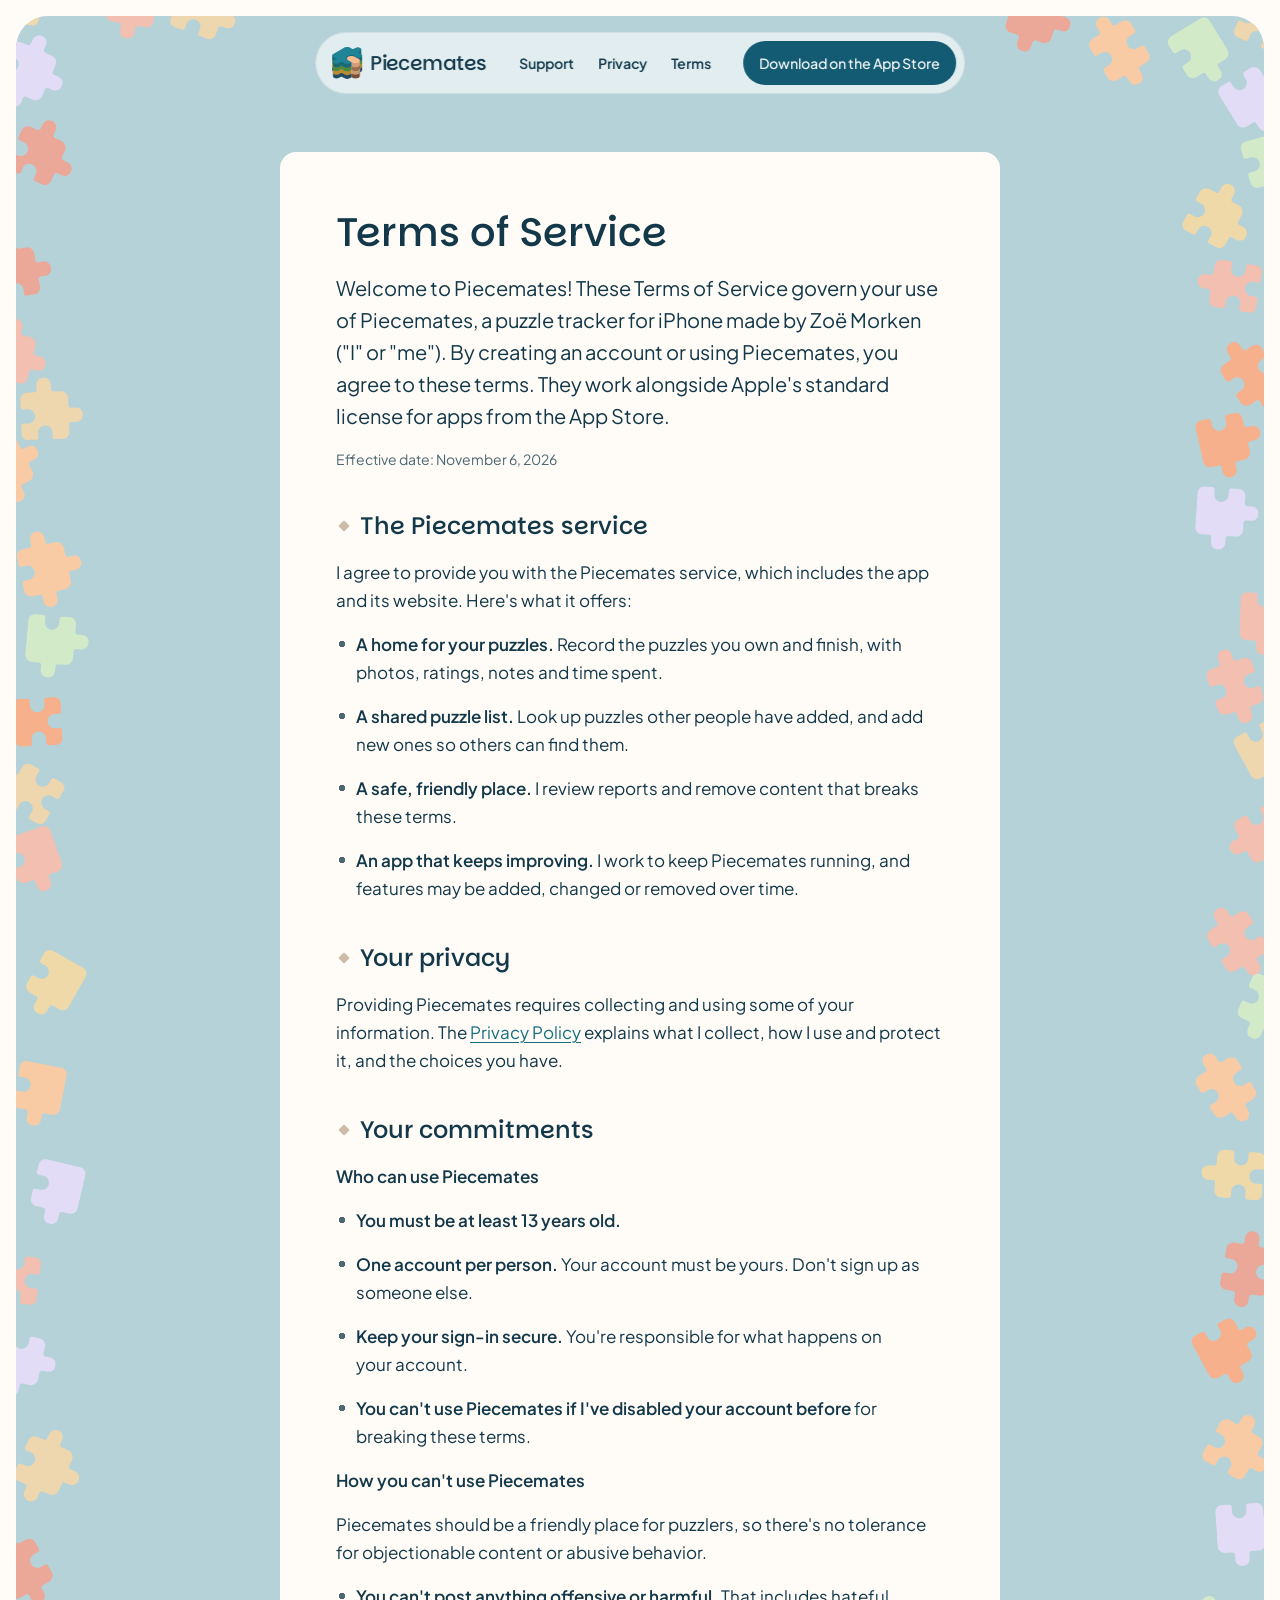
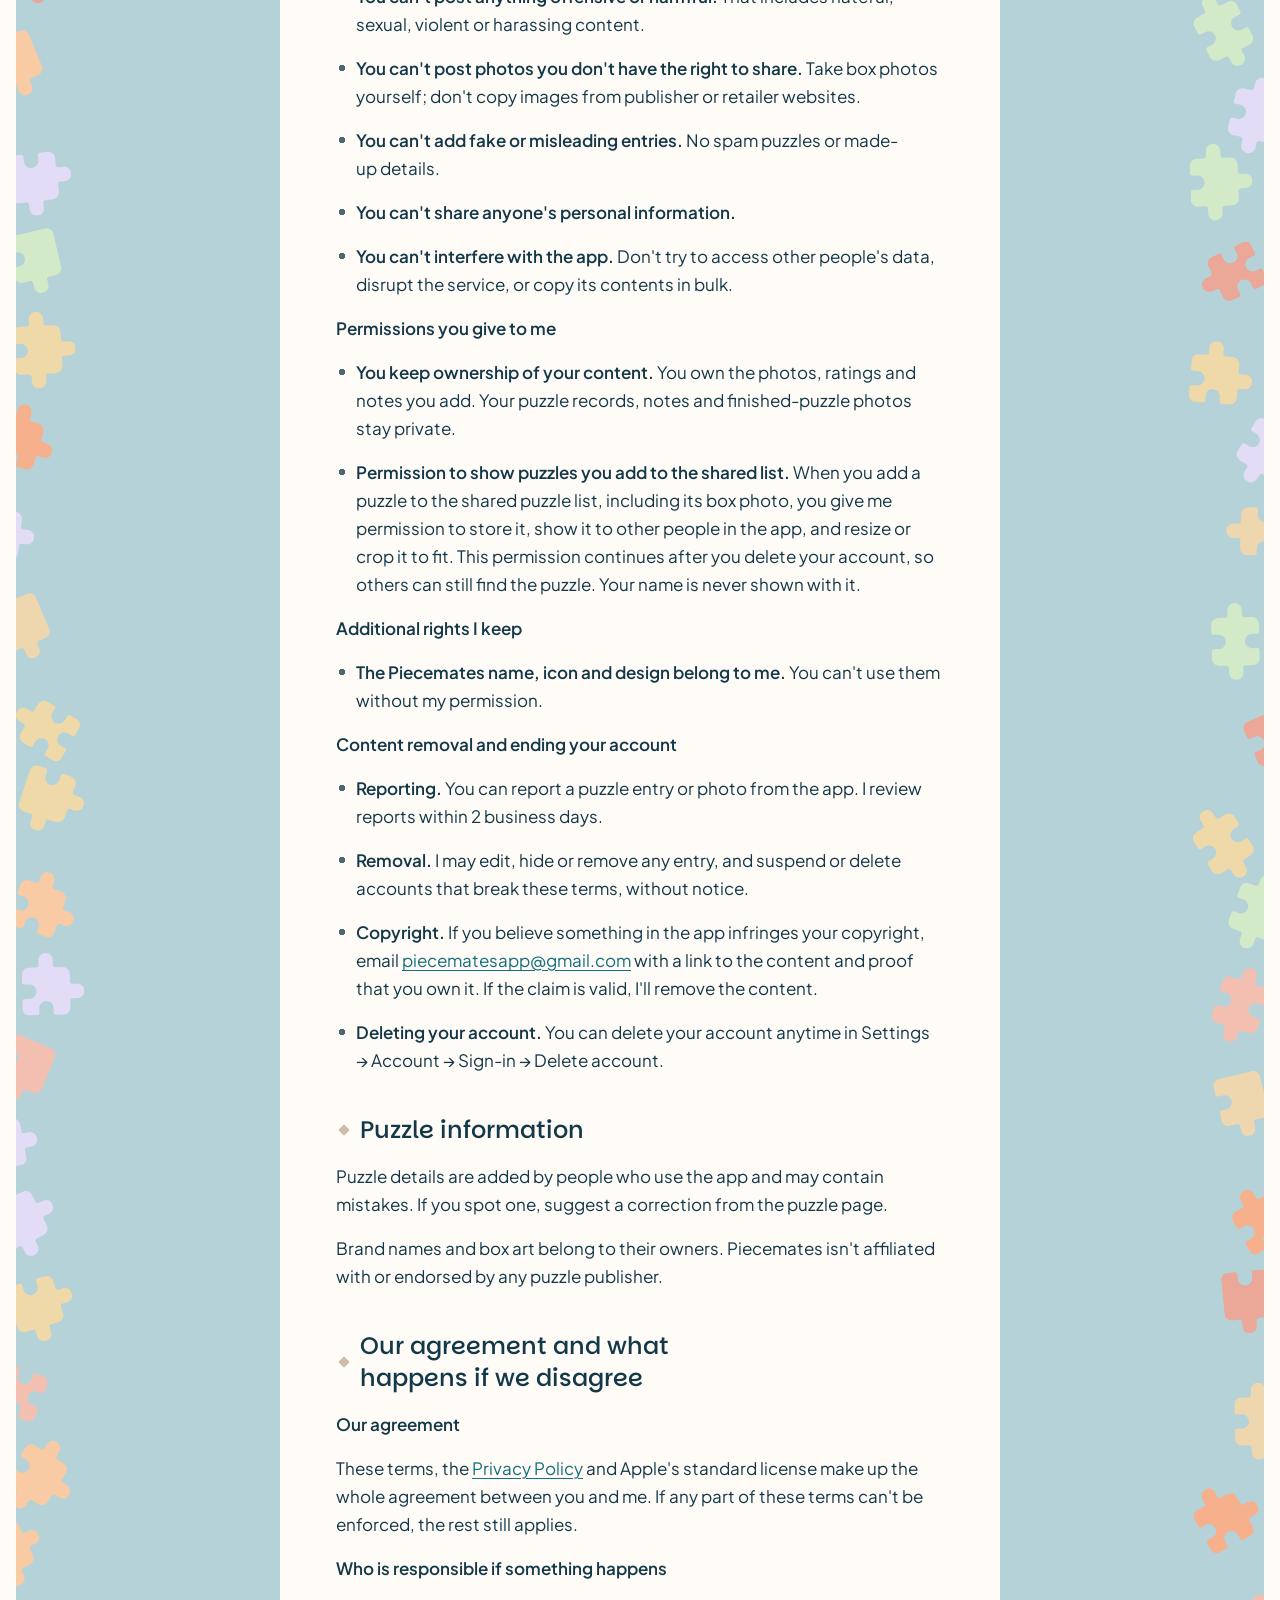
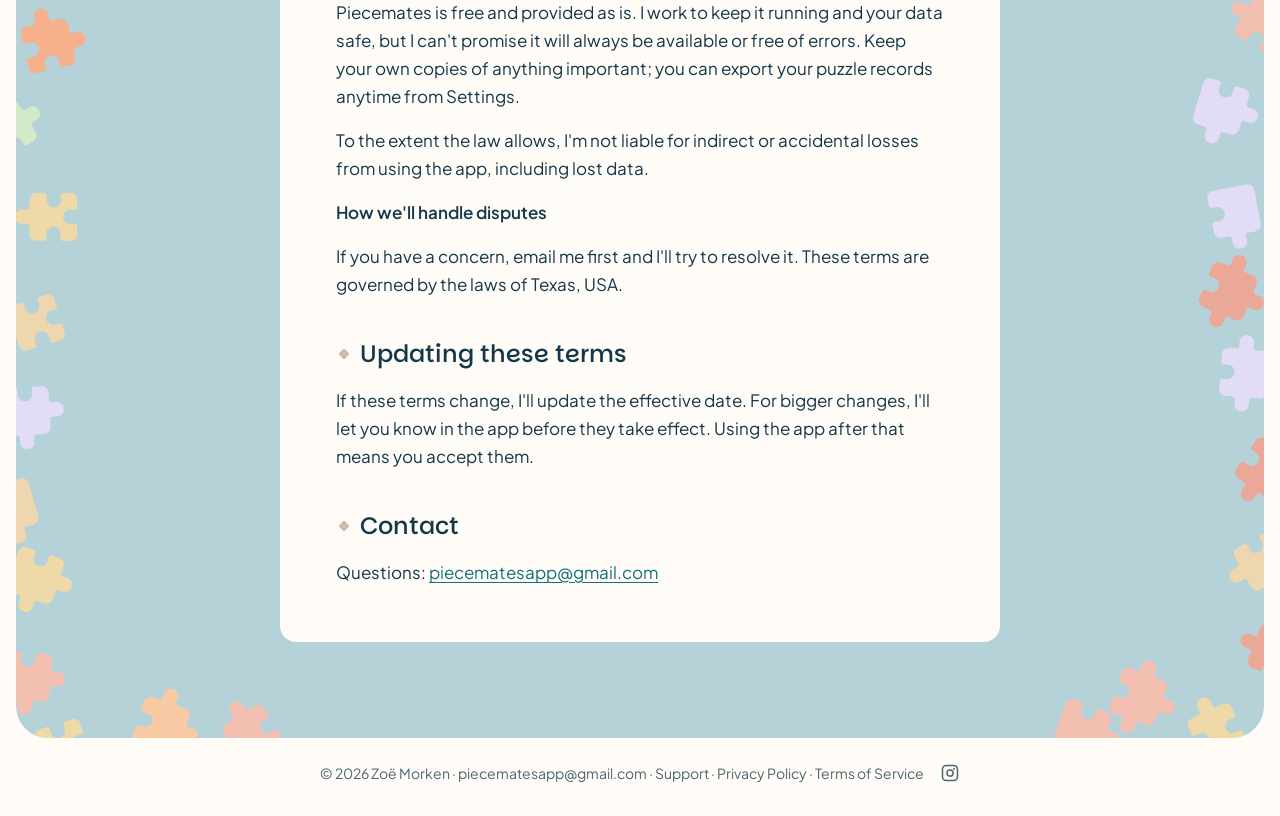
<file: terms/index.html>
<!doctype html>
<html lang="en">
<head>
<meta charset="utf-8">
<meta name="viewport" content="width=device-width, initial-scale=1">
<title>Terms of Service · Piecemates</title>
<meta name="description" content="Terms of Service for Piecemates, the puzzle tracker for iPhone.">
<!-- Link previews (Messages, Slack, social). The picture is the Figma frame
     Website → Link preview (Zoë, Oct 29), exported at 1200 × 630. -->
<meta property="og:type" content="website">
<meta property="og:site_name" content="Piecemates">
<meta property="og:title" content="Terms of Service · Piecemates">
<meta property="og:description" content="Terms of Service for Piecemates, the puzzle tracker for iPhone.">
<meta property="og:url" content="https://piecemates.app/terms/">
<meta property="og:image" content="https://piecemates.app/assets/og-image.jpg?v=1">
<meta property="og:image:width" content="1200">
<meta property="og:image:height" content="630">
<meta property="og:image:alt" content="Piecemates: the iPhone app for tracking your jigsaw puzzles. The Piecemates logo on paper, with puzzle pieces around the edges.">
<meta name="twitter:card" content="summary_large_image">
<link rel="stylesheet" href="../assets/web.css?v=29">
<link rel="icon" href="/favicon.svg?v=5" type="image/svg+xml">
<link rel="icon" href="/favicon.ico?v=5" sizes="32x32">
<link rel="apple-touch-icon" href="/apple-touch-icon.png?v=4">
<script>
  // Pages always open at the top after a refresh (Zoë, Oct 28). Links to a
  // spot on the page (#…) still go there.
  if ("scrollRestoration" in history && !location.hash) history.scrollRestoration = "manual";
  // The sheet fades in and rises 8 on every load (handoff, Oct 29 10:24).
  if (!matchMedia("(prefers-reduced-motion: reduce)").matches) document.documentElement.classList.add("arrive");
</script>
</head>
<body>
<div class="table text-page">
  <nav class="nav" aria-label="Main">
    <a class="brand" href="/"><img src="../assets/logo.svg" alt="" width="30" height="32">Piecemates</a>
    <div class="nav-links"><a href="/support/">Support</a><a href="/privacy/">Privacy</a><a href="/terms/" aria-current="page">Terms</a></div>
    <a class="button" href="https://apps.apple.com/app/id6824980814">Download on the App Store</a>
    <button class="menu-button" type="button" aria-label="Menu" aria-expanded="false" aria-controls="nav-menu"><svg class="icon-list" viewBox="0 0 256 256" width="24" height="24" fill="none" stroke="currentColor" stroke-width="16" stroke-linecap="round" aria-hidden="true"><line x1="40" y1="64" x2="216" y2="64"/><line x1="40" y1="128" x2="216" y2="128"/><line x1="40" y1="192" x2="216" y2="192"/></svg><svg class="icon-x" viewBox="0 0 256 256" width="24" height="24" fill="none" stroke="currentColor" stroke-width="16" stroke-linecap="round" aria-hidden="true"><line x1="200" y1="56" x2="56" y2="200"/><line x1="200" y1="200" x2="56" y2="56"/></svg></button>
    <!-- Phones (under 768): the links and Download on the App Store live in this menu (design, Oct 30, option B). -->
    <div class="nav-menu" id="nav-menu"><a href="/support/">Support</a><a href="/privacy/">Privacy</a><a href="/terms/" aria-current="page">Terms</a><a class="button" href="https://apps.apple.com/app/id6824980814">Download on the App Store</a></div>
  </nav>

  <main class="sheet">
    <h1>Terms of Service</h1>
    <p class="lead">Welcome to Piecemates! These Terms of Service govern your use of Piecemates, a puzzle tracker for iPhone made by Zoë Morken ("I" or "me"). By creating an account or using Piecemates, you agree to these terms. They work alongside Apple's standard license for apps from the App Store.</p>
    <p class="meta">Effective date: November 6, 2026</p>

    <h2>The Piecemates service</h2>
    <p>I agree to provide you with the Piecemates service, which includes the app and its website. Here's what it offers:</p>
    <ul>
      <li><strong>A home for your puzzles.</strong> Record the puzzles you own and finish, with photos, ratings, notes and time spent.</li>
      <li><strong>A shared puzzle list.</strong> Look up puzzles other people have added, and add new ones so others can find them.</li>
      <li><strong>A safe, friendly place.</strong> I review reports and remove content that breaks these terms.</li>
      <li><strong>An app that keeps improving.</strong> I work to keep Piecemates running, and features may be added, changed or removed over time.</li>
    </ul>

    <h2>Your privacy</h2>
    <p>Providing Piecemates requires collecting and using some of your information. The <a href="/privacy/">Privacy Policy</a> explains what I collect, how I use and protect it, and the choices you have.</p>

    <h2>Your commitments</h2>
    <h3>Who can use Piecemates</h3>
    <ul>
      <li><strong>You must be at least 13 years old.</strong></li>
      <li><strong>One account per person.</strong> Your account must be yours. Don't sign up as someone else.</li>
      <li><strong>Keep your sign-in secure.</strong> You're responsible for what happens on your account.</li>
      <li><strong>You can't use Piecemates if I've disabled your account before</strong> for breaking these terms.</li>
    </ul>

    <h3>How you can't use Piecemates</h3>
    <p>Piecemates should be a friendly place for puzzlers, so there's no tolerance for objectionable content or abusive behavior.</p>
    <ul>
      <li><strong>You can't post anything offensive or harmful.</strong> That includes hateful, sexual, violent or harassing content.</li>
      <li><strong>You can't post photos you don't have the right to share.</strong> Take box photos yourself; don't copy images from publisher or retailer websites.</li>
      <li><strong>You can't add fake or misleading entries.</strong> No spam puzzles or made-up details.</li>
      <li><strong>You can't share anyone's personal information.</strong></li>
      <li><strong>You can't interfere with the app.</strong> Don't try to access other people's data, disrupt the service, or copy its contents in bulk.</li>
    </ul>

    <h3>Permissions you give to me</h3>
    <ul>
      <li><strong>You keep ownership of your content.</strong> You own the photos, ratings and notes you add. Your puzzle records, notes and finished-puzzle photos stay private.</li>
      <li><strong>Permission to show puzzles you add to the shared list.</strong> When you add a puzzle to the shared puzzle list, including its box photo, you give me permission to store it, show it to other people in the app, and resize or crop it to fit. This permission continues after you delete your account, so others can still find the puzzle. Your name is never shown with it.</li>
    </ul>

    <h3>Additional rights I keep</h3>
    <ul>
      <li><strong>The Piecemates name, icon and design belong to me.</strong> You can't use them without my permission.</li>
    </ul>

    <h3>Content removal and ending your account</h3>
    <ul>
      <li><strong>Reporting.</strong> You can report a puzzle entry or photo from the app. I review reports within 2 business&nbsp;days.</li>
      <li><strong>Removal.</strong> I may edit, hide or remove any entry, and suspend or delete accounts that break these terms, without notice.</li>
      <li><strong>Copyright.</strong> If you believe something in the app infringes your copyright, email <a href="mailto:piecematesapp@gmail.com">piecematesapp@gmail.com</a> with a link to the content and proof that you own it. If the claim is valid, I'll remove the content.</li>
      <li><strong>Deleting your account.</strong> You can delete your account anytime in Settings → Account → Sign-in → Delete account.</li>
    </ul>

    <h2>Puzzle information</h2>
    <p>Puzzle details are added by people who use the app and may contain mistakes. If you spot one, suggest a correction from the puzzle page.</p>
    <p>Brand names and box art belong to their owners. Piecemates isn't affiliated with or endorsed by any puzzle publisher.</p>

    <h2>Our agreement and what happens if we disagree</h2>
    <h3>Our agreement</h3>
    <p>These terms, the <a href="/privacy/">Privacy Policy</a> and Apple's standard license make up the whole agreement between you and me. If any part of these terms can't be enforced, the rest still applies.</p>
    <h3>Who is responsible if something happens</h3>
    <p>Piecemates is free and provided as is. I work to keep it running and your data safe, but I can't promise it will always be available or free of errors. Keep your own copies of anything important; you can export your puzzle records anytime from Settings.</p>
    <p>To the extent the law allows, I'm not liable for indirect or accidental losses from using the app, including lost data.</p>
    <h3>How we'll handle disputes</h3>
    <p>If you have a concern, email me first and I'll try to resolve it. These terms are governed by the laws of Texas, USA.</p>

    <h2>Updating these&nbsp;terms</h2>
    <p>If these terms change, I'll update the effective date. For bigger changes, I'll let you know in the app before they take effect. Using the app after that means you accept them.</p>

    <h2>Contact</h2>
    <p>Questions: <a href="mailto:piecematesapp@gmail.com">piecematesapp@gmail.com</a></p>
  </main>
</div>

<footer class="footer">
  <p><span class="group">© 2026 Zoë Morken ·</span> <span class="group"><a href="mailto:piecematesapp@gmail.com">piecematesapp@gmail.com</a> ·</span> <span class="group"><a href="/support/">Support</a> · <a href="/privacy/">Privacy Policy</a> · <a href="/terms/">Terms of Service</a></span><a class="instagram" href="https://www.instagram.com/piecematesapp/" target="_blank" rel="noopener" aria-label="Piecemates on Instagram"><svg viewBox="0 0 256 256" width="20" height="20" fill="none" stroke="currentColor" stroke-width="19.2" aria-hidden="true"><circle cx="128" cy="128" r="40" stroke-miterlimit="10"/><rect x="32" y="32" width="192" height="192" rx="48" stroke-linecap="round" stroke-linejoin="round"/><circle cx="180" cy="76" r="12" fill="currentColor" stroke="none"/></svg></a></p>
</footer>

<script src="../assets/web.js?v=28"></script>
</body>
</html>
</file>
<file: assets/web.css>
/* Piecemates site, Oct 28 redesign: the Web variable collection from Figma
   (Light/Dark by the system setting, no toggle), a plain table (no grain since
   Oct 29), and the web/* text styles. Fonts are served from this site: no
   third-party requests, no cookies, no analytics. All spacing on the 8pt grid. */

@font-face { font-family: "Parkinsans"; src: url("fonts/Parkinsans-Medium.ttf") format("truetype"); font-weight: 500; font-display: swap; }
@font-face { font-family: "Plus Jakarta Sans"; src: url("fonts/PlusJakartaSans-Regular.ttf") format("truetype"); font-weight: 400; font-display: swap; }
@font-face { font-family: "Plus Jakarta Sans"; src: url("fonts/PlusJakartaSans-Medium.ttf") format("truetype"); font-weight: 500; font-display: swap; }
@font-face { font-family: "Plus Jakarta Sans"; src: url("fonts/PlusJakartaSans-SemiBold.ttf") format("truetype"); font-weight: 600; font-display: swap; }

/* Colors: Figma's Web collection. Light = Mist table on paper. */
:root {
  color-scheme: light dark;
  --page: #fffbf6;
  --table: #b5d2d8;
  --sheet: #fffbf6;
  --sheet-text: #12384a;
  --text: #12384a;
  --meta: #4c6772;
  --rule: #12384a1f;
  --link: #14707f;
  --marker: #cfbca8;
  --nav-fill: #ffffff99;
  --nav-stroke: #12384a14;
  --nav-fill-solid: #ffffffd9;   /* web/nav/fillSolid: once content slides under the nav */
  --nav-link-hover: color-mix(in srgb, var(--text) 8%, transparent);   /* web/nav/linkHover */
  --button-bg: #135b73;
  --button-label: #ffffff;
  --button-hover: #14707f;   /* web/button/hover (color/accent, the site's link teal) */
  --piece-blush: #f3bfb0;
  --piece-apricot: #f9cba4;
  --piece-sand: #eed6ae;
  --piece-honey: #f0d9a8;
  --piece-melon: #f6b08c;
  --piece-roseClay: #eba898;
  --piece-lavender: #e2dcf6;
  --piece-sage: #d2eac8;
  --bezel: #12384a;
  --gutter: 16px;
  --table-radius: 32px;
}

/* Dark = Marine table on deep marine. */
@media (prefers-color-scheme: dark) {
  :root {
    --page: #0b2531;
    --table: #135b73;
    --sheet: #0b2531;
    --sheet-text: #fbf3ea;
    --text: #fbf3ea;
    --meta: #a9bcc2;
    --rule: #ffffff1f;
    --link: #b5d2d8;
    --nav-fill: #0b25318c;
    --nav-stroke: #ffffff1f;
    --nav-fill-solid: #0b2531e6;
    --button-bg: #b5d2d8;
    --button-label: #12384a;
    --button-hover: #d6e7ea;   /* web/button/hover: Mist mixed with white (design, Oct 29) */
    --piece-blush: #72473a;
    --piece-apricot: #78512d;
    --piece-sand: #705b36;
    --piece-honey: #725d30;
    --piece-melon: #854826;
    --piece-roseClay: #8a4f41;
    --piece-lavender: #666077;
    --piece-sage: #576c4f;
  }
}

@media (max-width: 767px) {
  :root { --gutter: 8px; --table-radius: 24px; }
}

* { box-sizing: border-box; }

html { background: var(--page); -webkit-text-size-adjust: 100%; }

body {
  margin: 0;
  color: var(--text);
  background: var(--page);
  font: 400 17px/28px "Plus Jakarta Sans", system-ui, sans-serif;
}

h1, h2, h3, .hero-title, .section-title { text-wrap: balance; }
p, li { text-wrap: pretty; }

a { color: var(--link); text-underline-offset: 3px; }

/* The table: one rounded Mist (or Marine) surface that holds the whole page. */
.table {
  position: relative;
  margin: var(--gutter) var(--gutter) 0;
  border-radius: var(--table-radius);
  /* Plain table color. The paper grain is gone (Zoë, Oct 29): browsers drew
     faint lines through the repeating grain at some screen scales. */
  background: var(--table);
  overflow: hidden;
  isolation: isolate;
  padding-bottom: 96px;
}

/* Nav (Web/Nav): a glass pill that hugs its content, centered, 32 from the top.
   It stays there while the page scrolls (Zoë, Oct 28). */
.nav {
  position: fixed;
  top: 32px;
  left: 50%;
  transform: translateX(-50%);
  z-index: 3;
  display: flex;
  align-items: center;
  gap: 32px;
  padding: 8px 8px 8px 16px;
  border: 1px solid var(--nav-stroke);
  border-radius: 999px;
  background: var(--nav-fill);
  -webkit-backdrop-filter: blur(12px);
  backdrop-filter: blur(12px);
  white-space: nowrap;
  transition: background-color 200ms ease-out, box-shadow 200ms ease-out;
}
/* Once page content slides under it, the glass turns more solid with a soft
   shadow so the links stay easy to read (Zoë, Oct 29). */
.nav.solid { background: var(--nav-fill-solid); box-shadow: 0 4px 16px rgb(18 56 74 / 0.1); }

.brand {
  display: flex;
  align-items: center;
  gap: 8px;
  color: var(--text);
  text-decoration: none;
  font: 500 20px/28px "Parkinsans", system-ui, sans-serif;
  letter-spacing: -0.2px;
}
.brand img { display: block; height: 32px; width: auto; }

.nav-links { display: flex; gap: 24px; }
.nav-links a {
  color: var(--text);
  text-decoration: none;
  font: 600 14px/20px "Plus Jakarta Sans", system-ui, sans-serif;
}
/* Hover (Zoë, Oct 29): a soft pill in the text color at 8% fades in behind
   the link. The padding and negative margin make the pill without moving the
   links. Pointer devices only; phones have no hover. */
.nav-links a {
  margin: -6px -12px;
  padding: 6px 12px;
  border-radius: 999px;
  transition: background-color 150ms ease-out;
}
@media (hover: hover) {
  .nav-links a:hover { background: var(--nav-link-hover); }
}
/* Keyboard focus gets the same pill, plus the focus ring. */
.nav-links a:focus-visible { background: var(--nav-link-hover); }

/* Phone nav menu (design, Oct 30, option B). Hidden on desktop. */
.menu-button {
  display: none;
  align-items: center;
  justify-content: center;
  width: 44px;
  height: 44px;
  padding: 0;
  border: 0;
  border-radius: 999px;
  background: none;
  color: var(--text);
  cursor: pointer;
}
.menu-button svg { display: block; }
.menu-button .icon-x, .nav.open .menu-button .icon-list { display: none; }
.nav.open .menu-button .icon-x { display: block; }
.menu-button:focus-visible { outline: 2px solid var(--text); outline-offset: 2px; }
/* The panel drops 8 below the pill, same width; fades in and drops 8 (200 ms). */
.nav-menu {
  display: none;
  position: absolute;
  top: calc(100% + 9px);   /* 8 below the pill's outer edge (its border is 1) */
  left: -1px;
  right: -1px;
  padding: 16px;
  border: 1px solid var(--nav-stroke);
  border-radius: 24px;
  background: var(--nav-fill-solid);
  -webkit-backdrop-filter: blur(12px);
  backdrop-filter: blur(12px);
  box-shadow: 0 4px 16px rgb(18 56 74 / 0.1);
  opacity: 0;
  visibility: hidden;
  transform: translateY(-8px);
  transition: opacity 200ms ease-out, transform 200ms ease-out, visibility 0s 200ms;
}
.nav-menu:focus { outline: none; }
.nav.open .nav-menu { opacity: 1; visibility: visible; transform: none; transition: opacity 200ms ease-out, transform 200ms ease-out; }
/* Rows: Web/NavLink, 48 tall; labels line up with the logo. */
.nav-menu a:not(.button) {
  display: flex;
  align-items: center;
  height: 48px;
  padding: 0 7px;   /* label lines up with the logo, 24 from the outer edge */
  border-radius: 999px;
  color: var(--text);
  text-decoration: none;
  font: 600 14px/20px "Plus Jakarta Sans", system-ui, sans-serif;
}
.nav-menu a:not(.button):hover, .nav-menu a:not(.button):focus-visible { background: var(--nav-link-hover); }
.nav-menu a:not(.button):focus-visible { outline: 2px solid var(--text); outline-offset: 2px; }
.nav .nav-menu .button { display: flex; width: 100%; margin-top: 8px; padding: 16px 24px; font-size: 16px; line-height: 24px; }   /* full size, 56 tall */

/* The app's primary button, in web/button colors. */
.button {
  display: inline-flex;
  align-items: center;
  justify-content: center;
  padding: 16px 24px;
  border-radius: 999px;
  background: var(--button-bg);
  color: var(--button-label);
  text-decoration: none;
  font: 500 16px/24px "Plus Jakarta Sans", system-ui, sans-serif;
}
/* Hover (Zoë, Oct 29): a lighter blue fills the button from left to right,
   straight edge, no click. It eases in and out rather than moving at one
   speed: it starts slowly, picks up through the middle and settles gently
   (520 ms); moving off drains it back faster (320 ms, speeding up as it goes).
   The fill sits under the label (z-index -1 inside the isolated button).
   Keyboard focus fills too; pointer hover only on devices that have it. */
.button { position: relative; overflow: hidden; isolation: isolate; }
.button::before {
  content: "";
  position: absolute;
  inset: 0;
  z-index: -1;
  background: var(--button-hover);
  transform: translateX(-101%);
  transition: transform 320ms cubic-bezier(0.5, 0, 0.75, 0);
  pointer-events: none;
}
@media (hover: hover) {
  .button:hover::before { transform: translateX(0); transition: transform 520ms cubic-bezier(0.76, 0, 0.24, 1); }
}
.button:focus-visible::before { transform: translateX(0); transition: transform 520ms cubic-bezier(0.76, 0, 0.24, 1); }
.button:active { transform: scale(0.98); }
.button:focus-visible, .nav a:focus-visible, .footer a:focus-visible { outline: 2px solid var(--text); outline-offset: 2px; }
.nav .button { padding: 12px 16px; font-size: 14px; line-height: 20px; }

.meta-line { margin: 0; font-size: 14px; line-height: 22px; color: var(--text); }

/* Footer: on the page color under the table. */
.footer {
  margin: 0;
  padding: 24px var(--gutter) 32px;
  text-align: center;
  color: var(--meta);
  font-size: 14px;
  line-height: 22px;
}
.footer p { margin: 0; }
.footer a { color: var(--meta); text-decoration: none; }
.footer a:hover, .footer a:focus-visible { text-decoration: underline; }   /* underline only on hover (Zoë, Oct 29) */
.footer .group { white-space: nowrap; }
/* Instagram (design, Oct 29, B1): 20 pt icon in web/meta, 16 after Terms of
   Service on the same line; phones: centered 8 below the two text lines.
   44 × 44 tap area without moving the layout. Never underlined; hover and
   focus turn it web/text. */
.footer a.instagram {
  display: inline-flex;
  align-items: center;
  justify-content: center;
  width: 44px;
  height: 44px;
  margin: -11px -12px -11px 4px;   /* 44 box centered on the 22 text line */
  vertical-align: top;
  color: var(--meta);
  text-decoration: none;
  transition: color 150ms ease-out;
}
.footer a.instagram:hover, .footer a.instagram:focus-visible { color: var(--text); text-decoration: none; }
.footer a.instagram svg { display: block; }

@media (max-width: 767px) {
  .table { padding-bottom: 56px; }
  .nav {
    top: 16px;
    left: 16px;
    right: 16px;
    transform: none;
    justify-content: space-between;
    padding: 8px 5px 8px 23px;   /* logo 24 and the menu icon 16 from the pill's outer edge */
  }
  .nav-links, .nav > .button { display: none; }
  .menu-button { display: flex; }
  .nav-menu { display: block; }
  .footer { padding: 16px var(--gutter) 24px; }
  .footer a.instagram { display: flex; margin: -4px auto -12px; }
}

/* ---------- Text pages (Support, Privacy, Terms) ---------- */

/* The words sit on a sheet: 720 wide, 56 padding (phones: full width, 24). */
.table.text-page { padding: 136px 16px 96px; }
.sheet {
  display: flex;
  flex-direction: column;
  gap: 16px;
  max-width: 720px;
  margin: 0 auto;
  padding: 56px;
  border-radius: 16px;
  background: var(--sheet);
  color: var(--sheet-text);
}
.sheet h1 { margin: 0; font: 500 40px/48px "Parkinsans", system-ui, sans-serif; }
.sheet h2 {
  display: flex;
  align-items: center;
  gap: 8px;
  margin: 0;
  padding-top: 24px;
  font: 500 24px/32px "Parkinsans", system-ui, sans-serif;
}
/* The app's engraved diamond marker. */
.sheet h2::before {
  content: "";
  flex: none;
  width: 8px;
  height: 8px;
  margin: 0 4px;
  border-radius: 1px;
  background: var(--marker);
  box-shadow: 0 1px 0 rgb(255 255 255 / 0.9);
  transform: rotate(45deg);
}
.sheet p { margin: 0; }
/* Links to a spot on the page (#faq) land below the fixed nav. */
.sheet [id] { scroll-margin-top: 112px; }
@media (max-width: 767px) { .sheet [id] { scroll-margin-top: 96px; } }
.sheet .lead { max-width: none; font-size: 20px; line-height: 32px; }
.sheet .meta, .sheet .label { font-size: 14px; line-height: 22px; color: var(--meta); }
.sheet h3 { margin: 0; font-size: 17px; line-height: 28px; font-weight: 600; }
.sheet strong { font-weight: 600; }
.sheet a { color: var(--link); }

/* Lists: a small meta-colored dot, 8 before the text, on the first line. */
.sheet ul { display: flex; flex-direction: column; gap: 16px; margin: 0; padding: 0; list-style: none; }
.sheet li { position: relative; padding-left: 20px; }
.sheet li::before {
  content: "";
  position: absolute;
  left: 0;
  top: 8px;   /* centered on the first line: half the 28 line height, minus 6 (design, Oct 30) */
  width: 12px;
  height: 12px;
  background: radial-gradient(circle, var(--meta) 3px, transparent 3.5px);
}

/* Table rows from the Privacy Policy, stacked: name, then each labeled value. */
.sheet .row { display: flex; flex-direction: column; gap: 16px; padding: 16px 0; }

@media (max-width: 767px) {
  .table.text-page { padding: 96px 8px 56px; }   /* 56 like Home, so the bottom row of pieces has room (Oct 30) */
  .sheet { padding: 32px; }   /* phones: 32 (design, Oct 30) */
  .sheet h1 { font-size: 24px; line-height: 32px; }   /* as in the Privacy phone frame */
}

/* ---------- Home ---------- */

.hero {
  display: flex;
  flex-direction: column;
  align-items: center;
  gap: 24px;
  max-width: 960px;
  margin: 0 auto;
  padding: 256px 24px 0;
  text-align: center;
}
.hero-title {
  margin: 0;
  font: 500 56px/64px "Parkinsans", system-ui, sans-serif;
}
.phone-br { display: none; }
.lead { margin: 0; max-width: 600px; font-size: 20px; line-height: 32px; }

/* App screens: Home in front at 115%, the other two tucked 48 behind it.
   Sized in container units so the group scales down on narrow tables. */
.screens {
  container-type: inline-size;
  width: min(920px, 100% - 48px);
  margin: 88px auto 112px;
}
.screens-row {
  --u: calc(100cqw / 920);
  display: flex;
  justify-content: center;
  align-items: center;
}
.phone {
  flex: none;
  background: var(--bezel);
  padding: calc(8 * var(--u));
  border-radius: calc(40 * var(--u));
  width: calc(264 * var(--u));
  box-shadow: 0 calc(16 * var(--u)) calc(32 * var(--u)) rgb(18 56 74 / 0.18);
}
.phone picture { display: block; }
.phone img {
  display: block;
  width: 100%;
  height: auto;
  aspect-ratio: 248 / 538;
  border-radius: calc(32 * var(--u));
}
.phone.side-left { margin-right: calc(-48 * var(--u)); }
.phone.side-right { margin-left: calc(-48 * var(--u)); }
.phone.front {
  position: relative;
  z-index: 1;
  width: calc(340.4 * var(--u));
  padding: calc(9.2 * var(--u));
  border-radius: calc(50.6 * var(--u));
  box-shadow: 0 calc(18.4 * var(--u)) calc(36.8 * var(--u)) rgb(18 56 74 / 0.18);
}
.phone.front img { aspect-ratio: 322 / 698; border-radius: calc(41.4 * var(--u)); }

/* Two sections, 64 apart: a centered title with a dotted line on each side,
   24 below it a sheet with three features. */
.sections {
  display: flex;
  flex-direction: column;
  gap: 64px;
  width: min(1072px, 100% - 96px);
  margin: 0 auto;
}
.section { display: flex; flex-direction: column; gap: 24px; }
.section-head {
  --dash: color-mix(in srgb, var(--text) 40%, transparent);
  display: flex;
  align-items: center;
  justify-content: center;
  gap: 24px;
}
.section-title {
  margin: 0;
  flex: none;
  font: 500 28px/36px "Parkinsans", system-ui, sans-serif;
  color: var(--text);
}
/* 1pt dots, 3 on / 3 off. home.js trims each line to 6n - 3 so both ends are
   whole dashes; without it the lines just fill the space. */
.dots {
  flex: 1 1 0;
  height: 1px;
  background: linear-gradient(to right, var(--dash) 3px, transparent 3px) 0 0 / 6px 1px repeat-x;
}
.dots.left { background-position: right 0 top 0; }
.dots.sized { flex: none; width: var(--w); }

.sheet-card {
  background: var(--sheet);
  color: var(--sheet-text);
  border-radius: 16px;
  padding: 48px;
}
.features {
  list-style: none;
  margin: 0;
  padding: 0;
  display: grid;
  grid-template-columns: repeat(3, minmax(0, 1fr));
  gap: 24px;
}
.feature { display: flex; flex-direction: column; gap: 16px; }
.icon-circle {
  display: flex;
  align-items: center;
  justify-content: center;
  width: 40px;
  height: 40px;
  border-radius: 20px;
  color: var(--sheet-text);
}
.icon-circle svg { width: 24px; height: 24px; }
.feature h3 { margin: 0; font-size: 17px; line-height: 28px; font-weight: 600; }
.feature p { margin: 0; }

.closing {
  display: flex;
  flex-direction: column;
  align-items: center;
  gap: 24px;
  margin: 96px auto 0;
  padding: 0 48px;
  text-align: center;
}
.closing h2 { margin: 0; font: 500 40px/48px "Parkinsans", system-ui, sans-serif; }

@media (max-width: 767px) {
  .hero { padding: 200px 24px 0; }
  /* web/heroPhone 32/40 (Oct 28 17:30), with design's phone line breaks. */
  .hero-title, .closing h2 { font-size: 32px; line-height: 40px; }
  .desktop-br { display: none; }
  .phone-br { display: inline; }
  .screens { width: auto; margin: 56px auto; }
  .screens-row { --u: 1px; }
  .phone.side-left, .phone.side-right { display: none; }
  .phone.front {
    width: 256px;
    padding: 8px;
    border-radius: 38px;
    box-shadow: 0 16px 32px rgb(18 56 74 / 0.18);
  }
  .phone.front img { border-radius: 30px; }
  .sections { gap: 48px; width: calc(100% - 16px); }
  .section-head { gap: 16px; }
  .sheet-card { padding: 32px; }   /* phones: 32 (design, Oct 30) */
  .features { grid-template-columns: 1fr; }
  .closing { margin-top: 64px; padding: 0 8px; }
}

/* Pieces (Web/PuzzlePiece): flat fills, no outline, shadow or grain. They sit
   under the page content, so on phones the lower ones peek out from behind
   the cards and sheets at the table edge. */
.pieces { position: absolute; inset: 0; z-index: 0; pointer-events: none; }
.piece { position: absolute; left: 0; top: 0; display: block; }
main { position: relative; z-index: 1; }

/* Opening (Home, first visit in a browser session): only the table and pieces
   show. The nav fades in as the last piece lands, then the hero lines rise in
   one after another, and the rest of the page appears with them. */
.intro .nav, .intro .hero > *, .intro .sections, .intro .closing, .intro .footer { opacity: 0; pointer-events: none; }
.intro .hero > * { transform: translateY(8px); }
.intro.show-nav .nav { opacity: 1; pointer-events: auto; transition: opacity 300ms ease-out; }
.intro.show-page .hero > *, .intro.show-page .sections, .intro.show-page .closing, .intro.show-page .footer { opacity: 1; transform: none; pointer-events: auto; }
.intro.show-page .hero > * { transition: opacity 400ms ease-out, transform 400ms ease-out; }
.intro.show-page .hero .lead { transition-delay: 80ms; }
.intro.show-page .hero .button { transition-delay: 160ms; }
.intro.show-page .hero .meta-line { transition-delay: 240ms; }

/* The app screens wait for the first scroll, then fade in and rise 16: the
   middle phone first, the side phones once it has risen (Zoë, Oct 29). */
.phone { transition: opacity 500ms ease-out, transform 500ms ease-out; }
.phone.side-left, .phone.side-right { transition-delay: 500ms; }
.screens-wait .phone { opacity: 0; transform: translateY(16px); }
.no-anim .phone { transition: none; }

/* Support, Privacy and Terms: the sheet arrives gently on every load. */
.arrive .sheet { animation: arrive 250ms ease-out both; }
@keyframes arrive { from { opacity: 0; transform: translateY(8px); } }

/* Scroll reveal, once per visit. The page is complete without it: these
   start states only apply after web.js adds .reveal. */
.reveal .dots.sized.left { clip-path: inset(0 0 0 calc(var(--w) + 3px)); }
.reveal .dots.sized.right { clip-path: inset(0 calc(var(--w) + 3px) 0 0); }
.reveal .section-title, .reveal .sheet-card { opacity: 0; transform: translateY(8px); }
.reveal .feature { opacity: 0; transform: translateY(16px); }

/* web.js draws the lines a whole dash at a time (it sets the clip per frame).
   The title rises as they draw; the card follows once the lines are done
   (Zoë, Oct 29), and its three features rise in as it settles. */
.revealed .section-title { animation: rise 400ms ease-out forwards; }
.lines-done .sheet-card { animation: rise 400ms ease-out forwards; }
.lines-done .feature { animation: rise 400ms ease-out forwards; animation-delay: calc(200ms + var(--i) * 80ms); }

/* Each feature's round icon snaps in as the feature rises, like a piece
   clicking into place (Zoë, Oct 29). */
.lines-done .icon-circle { animation: snap 420ms cubic-bezier(0.34, 1.56, 0.64, 1) both; animation-delay: calc(200ms + var(--i) * 80ms); }
@keyframes snap { from { transform: scale(0.6); } to { transform: none; } }

/* Pieces near the pointer get a small nudge, like bumping the table. */
.piece.nudge { transition: transform 250ms ease-out; }

/* The closing call to action steps in after the features: headline, then
   the App Store button, then the meta line (Zoë, Oct 29). */
/* Transitions rather than an animation, so a hover effect on the button can't
   cancel the step-in. */
.closing.reveal > * { opacity: 0; transform: translateY(8px); }
.closing.revealed > * { opacity: 1; transform: none; transition: opacity 400ms ease-out, transform 400ms ease-out; }
.closing.revealed > .button { transition-delay: 80ms; }
.closing.revealed > .meta-line { transition-delay: 160ms; }

@keyframes rise { to { opacity: 1; transform: none; } }

@media (prefers-reduced-motion: reduce) {
  .intro .nav, .intro .hero > *, .intro .sections, .intro .closing, .intro .footer { opacity: 1; transform: none; pointer-events: auto; }
  .screens-wait .phone { opacity: 1; transform: none; }
  .arrive .sheet { animation: none; }
  .button::before, .button:hover::before, .button:focus-visible::before { transition: none; }   /* the color still changes, without the sweep */
  .footer a.instagram { transition: none; }
  .lines-done .icon-circle { animation: none; }
  .nav-menu { transform: none; }   /* fade only */
  .nav { transition: none; }
  .reveal .dots.sized, .reveal .section-title, .reveal .sheet-card, .reveal .feature, .closing.reveal > * { clip-path: none; opacity: 1; transform: none; animation: none; }
}
</file>
